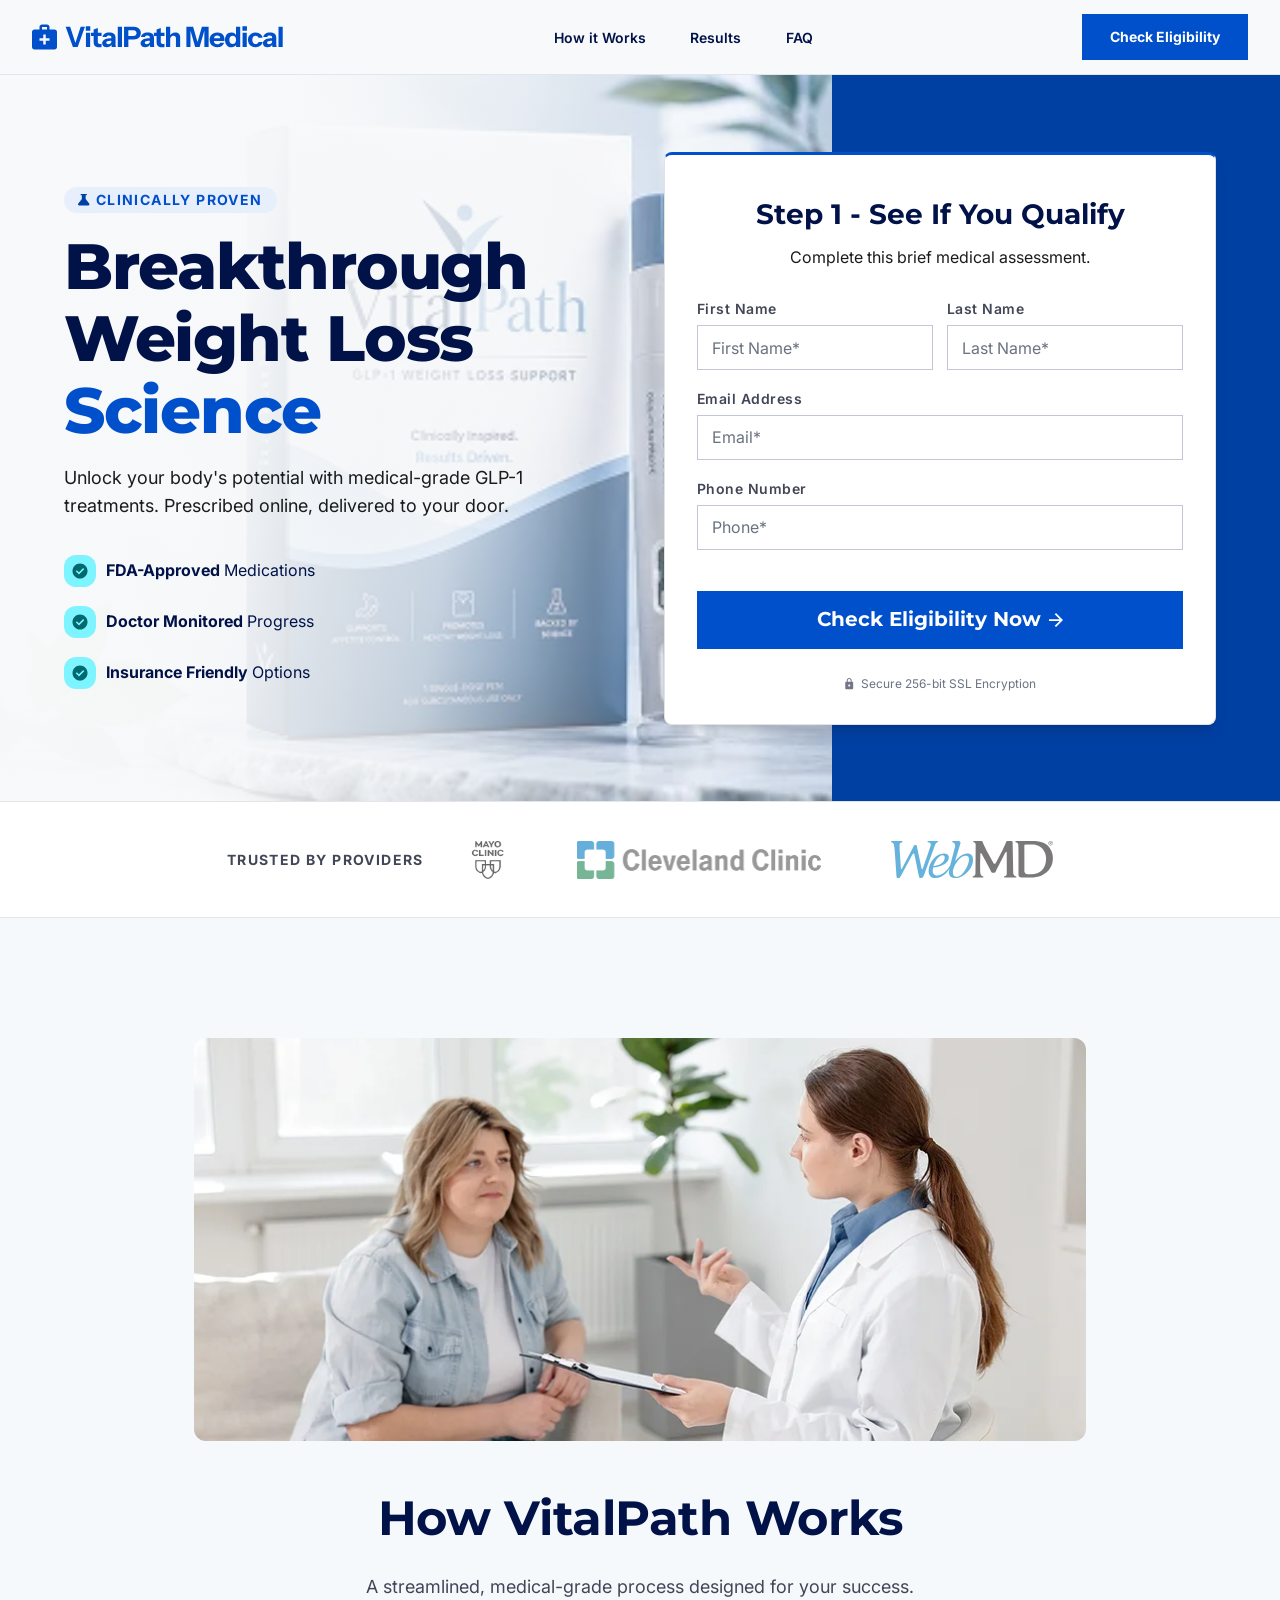
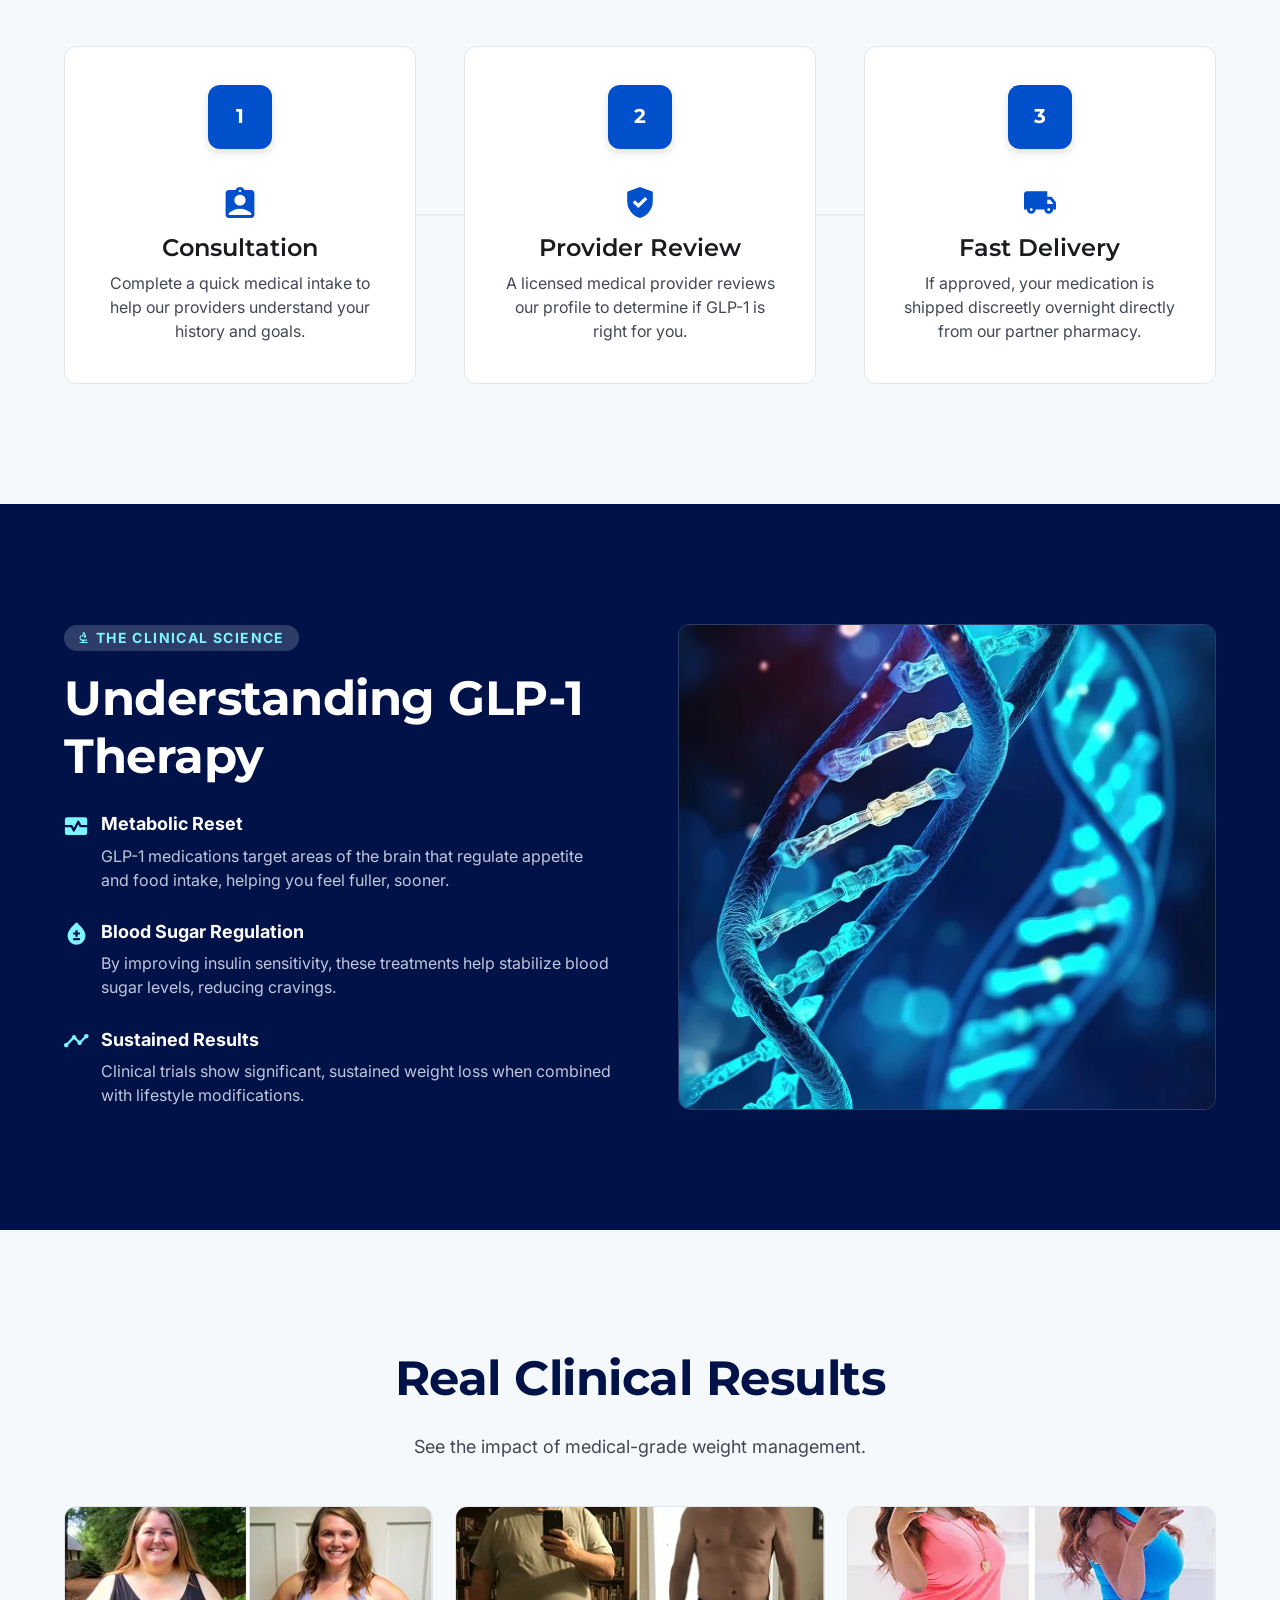
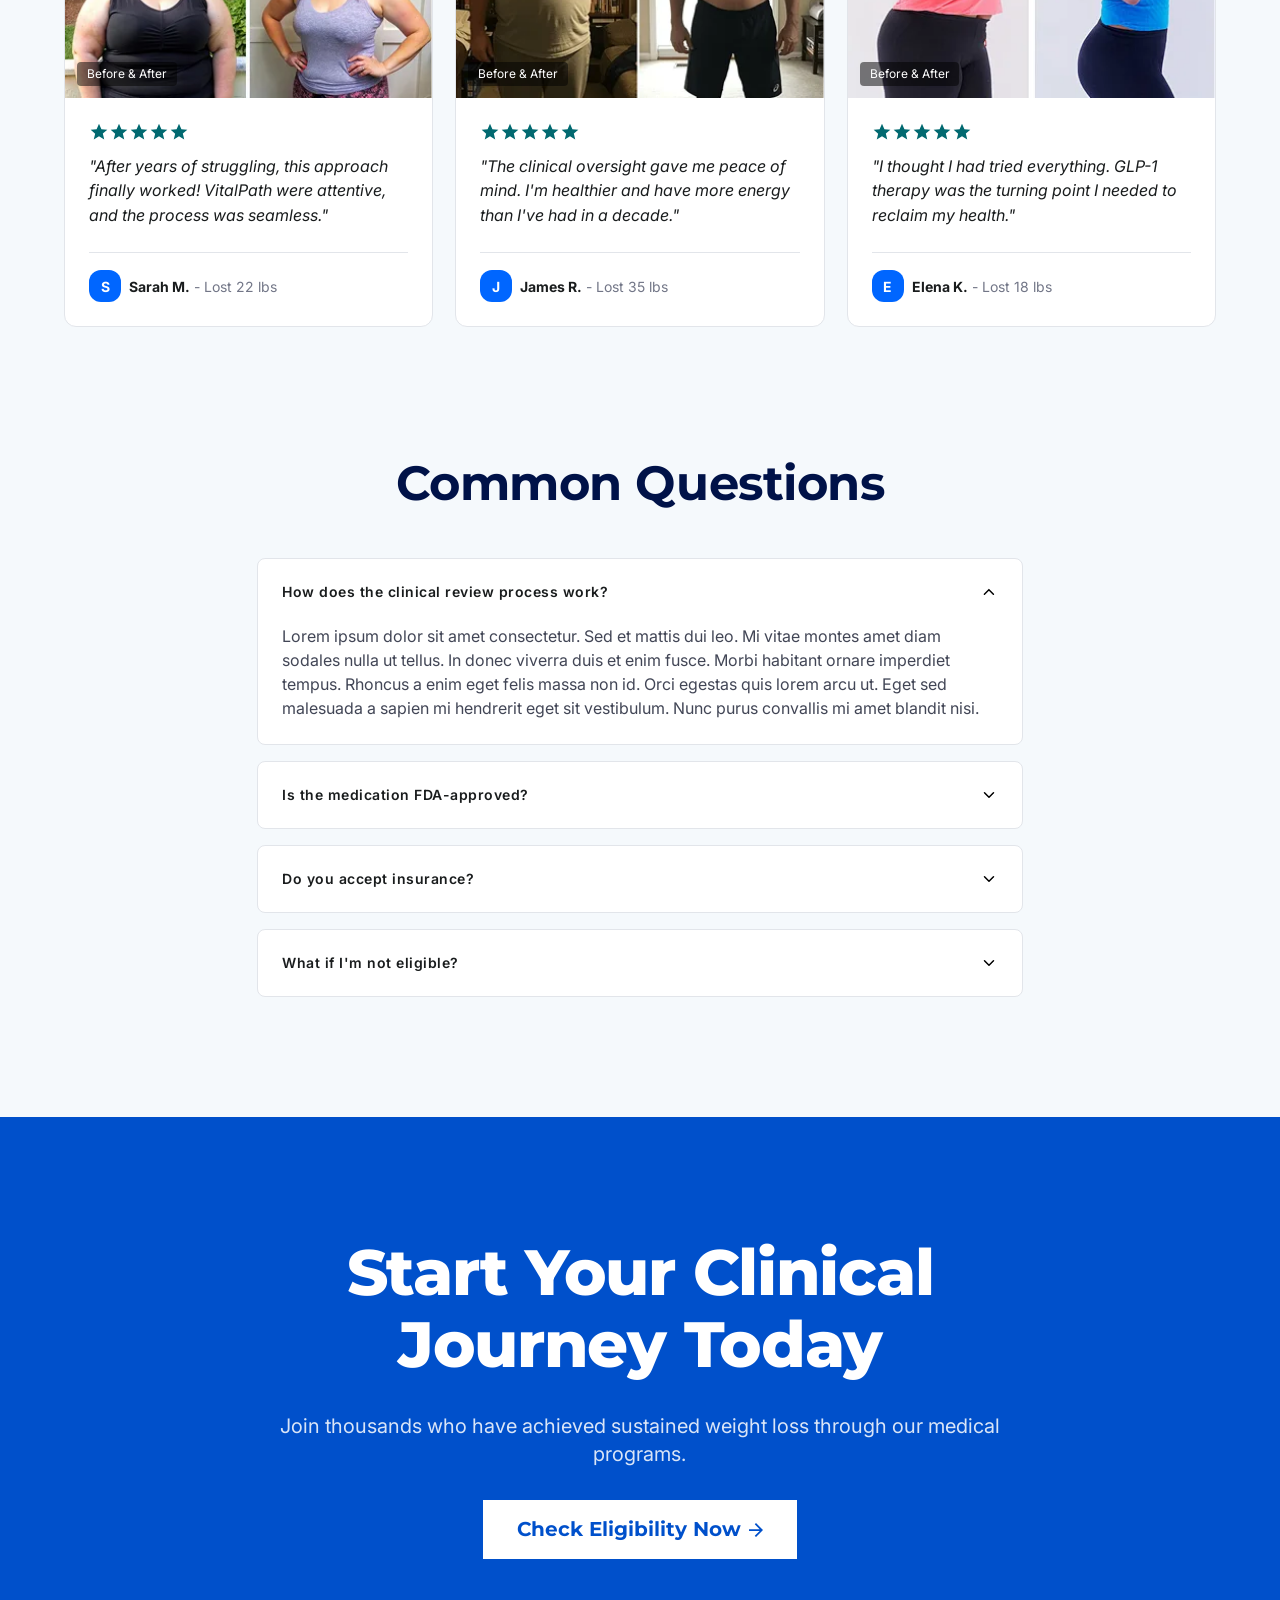
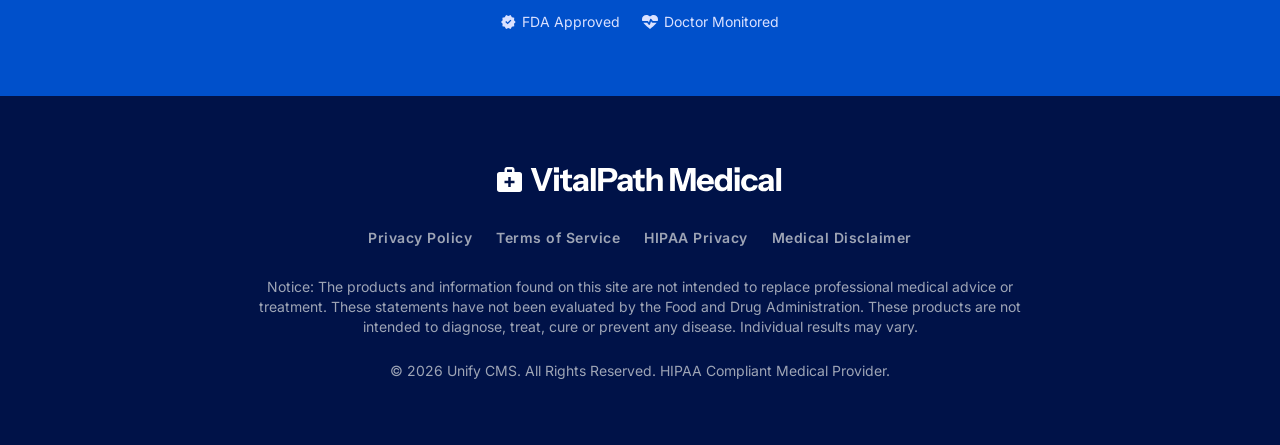
<file: html/index.html>
<!doctype html>
<html lang="en">

<head>
  <meta charset="UTF-8">
  <meta name="viewport" content="width=device-width, initial-scale=1.0">
  <title>VitalPath Medical - Breakthrough Weight Loss Science</title>
  <link rel="preconnect" href="https://fonts.googleapis.com">
  <link rel="preconnect" href="https://fonts.gstatic.com" crossorigin>
  <link
    href="https://fonts.googleapis.com/css2?family=Montserrat:wght@600;700;800&family=Inter:wght@400;500;600;700;800&display=swap"
    rel="stylesheet">
  <link rel="stylesheet" href="css/root.css">
  <link rel="stylesheet" href="css/style.css">
  <link rel="stylesheet" href="css/index.css">
  <link rel="stylesheet" href="css/responsive.css">
</head>

<body class="vp-page landing-page">
  <!-- SITE HEADER -->
  <header class="vp-header">
    <div class="vp-container vp-header-inner">
      <a href="index.html" class="vp-logo">
        <img src="images/logo.svg" class="vp-logo-img" alt="VitalPath Medical">
      </a>
      <nav class="vp-nav">
        <a href="#how-it-works">How it Works</a>
        <a href="#results">Results</a>
        <a href="#faq">FAQ</a>
      </nav>
      <a href="#qualify" class="vp-btn vp-btn-primary">Check Eligibility</a>
    </div>
  </header>

  <!-- HERO -->
  <section class="vp-hero">
    <div class="vp-hero-photo">
      <img src="images/hero-banner.webp" srcset="
          images/hero-banner.webp 1x,
          images/hero-banner@2x.webp 2x,
          images/hero-banner@4x.webp 4x
        " alt="VitalPath GLP-1 weight loss support pen and packaging" width="388" height="300" loading="lazy">
    </div>
    <div class="vp-container vp-hero-row">
      <div class="vp-hero-left">
        <span class="vp-tag">
          <img src="images/clinical-Icon.svg" alt="">
          Clinically Proven
        </span>
        <h1 class="vp-hero-title">Breakthrough Weight Loss <span class="vp-text-primary">Science</span></h1>
        <p class="vp-hero-subtitle">Unlock your body's potential with medical-grade GLP-1 treatments. Prescribed online,
          delivered to your door.</p>
        <ul class="vp-hero-features">
          <li>
            <img src="images/banner-bullet.svg" class="vp-check-icon" alt="">
            <span><strong>FDA-Approved</strong> Medications</span>
          </li>
          <li>
            <img src="images/banner-bullet.svg" class="vp-check-icon" alt="">
            <span><strong>Doctor Monitored</strong> Progress</span>
          </li>
          <li>
            <img src="images/banner-bullet.svg" class="vp-check-icon" alt="">
            <span><strong>Insurance Friendly</strong> Options</span>
          </li>
        </ul>
      </div>

      <div class="vp-qualify-card" id="qualify">
        <h2 class="vp-qualify-title">Step 1 - See If You Qualify</h2>
        <p class="vp-qualify-subtitle">Complete this brief medical assessment.</p>

        <form class="vp-form">
          <div class="vp-form-row">
            <div class="vp-form-group">
              <label>First Name</label>
              <input type="text" placeholder="First Name*">
            </div>
            <div class="vp-form-group">
              <label>Last Name</label>
              <input type="text" placeholder="Last Name*">
            </div>
          </div>
          <div class="vp-form-group">
            <label>Email Address</label>
            <input type="email" placeholder="Email*">
          </div>
          <div class="vp-form-group">
            <label>Phone Number</label>
            <input type="tel" placeholder="Phone*" inputmode="tel" autocomplete="tel">
          </div>
          <button type="submit" class="vp-btn vp-btn-primary vp-btn-full">
            Check Eligibility Now
            <img src="images/btn-arrow.svg" alt="">
          </button>
          <p class="vp-form-secure">
            <img src="images/sequre-icon.svg" alt="">
            Secure 256-bit SSL Encryption
          </p>
        </form>
      </div>
    </div>
  </section>

  <!-- TRUST LOGOS -->
  <section class="vp-trust-row">
    <div class="vp-container vp-trust-inner">
      <span class="vp-trust-label">Trusted by Providers</span>
      <div class="vp-trust-logos">
        <img src="images/partner1.svg" class="vp-trust-logo" alt="Mayo Clinic">
        <img src="images/partner-2.svg" class="vp-trust-logo" alt="Cleveland Clinic">
        <img src="images/partner-3.svg" class="vp-trust-logo" alt="WebMD">
      </div>
    </div>
  </section>

  <!-- HOW IT WORKS -->
  <section class="vp-section" id="how-it-works">
    <div class="vp-container">
      <div class="vp-how-photo">
        <img src="images/how-it-works.webp" srcset="
            images/how-it-works.webp 1x,
            images/how-it-works@2x.webp 2x,
            images/how-it-works@3x.webp 3x
          " alt="Doctor consulting with a patient about GLP-1 weight loss treatment" loading="lazy">
      </div>
      <div class="vp-text-center vp-section-head">
        <h2>How VitalPath Works</h2>
        <p>A streamlined, medical-grade process designed for your success.</p>
      </div>
      <div class="vp-steps-grid">
        <div class="vp-step-card">
          <span class="vp-step-num">1</span>
          <img src="images/icon-step-consultation.svg" class="vp-step-icon" alt="">
          <h4>Consultation</h4>
          <p>Complete a quick medical intake to help our providers understand your history and goals.</p>
        </div>
        <div class="vp-step-card">
          <span class="vp-step-num">2</span>
          <img src="images/icon-step-review.svg" class="vp-step-icon" alt="">
          <h4>Provider Review</h4>
          <p>A licensed medical provider reviews our profile to determine if GLP-1 is right for you.</p>
        </div>
        <div class="vp-step-card">
          <span class="vp-step-num">3</span>
          <img src="images/icon-step-delivery.svg" class="vp-step-icon" alt="">
          <h4>Fast Delivery</h4>
          <p>If approved, your medication is shipped discreetly overnight directly from our partner pharmacy.</p>
        </div>
      </div>
    </div>
  </section>

  <!-- UNDERSTANDING GLP-1 THERAPY -->
  <section class="vp-science-section">
    <div class="vp-container vp-science-row">
      <div class="vp-science-left">
        <span class="vp-tag vp-tag-dark">
          <img src="images/science-icon4.svg" alt="">
          The Clinical Science
        </span>
        <h2>Understanding GLP-1 Therapy</h2>
        <ul class="vp-science-list">
          <li>
            <img src="images/science-icon1.svg" alt="">
            <div>
              <h4>Metabolic Reset</h4>
              <p>GLP-1 medications target areas of the brain that regulate appetite and food intake, helping you feel
                fuller, sooner.</p>
            </div>
          </li>
          <li>
            <img src="images/science-icon2.svg" alt="">
            <div>
              <h4>Blood Sugar Regulation</h4>
              <p>By improving insulin sensitivity, these treatments help stabilize blood sugar levels, reducing
                cravings.</p>
            </div>
          </li>
          <li>
            <img src="images/science-icon3.svg" alt="">
            <div>
              <h4>Sustained Results</h4>
              <p>Clinical trials show significant, sustained weight loss when combined with lifestyle modifications.</p>
            </div>
          </li>
        </ul>
      </div>
      <div class="vp-science-photo">
        <img src="images/science-dna.webp" srcset="
            images/science-dna.webp 1x,
            images/science-dna@2x.webp 2x,
            images/science-dna@3x.webp 3x
          " alt="DNA double helix representing the clinical science behind GLP-1 therapy" width="542" height="479"
          loading="lazy">
      </div>
    </div>
  </section>

  <!-- REAL CLINICAL RESULTS -->
  <section class="vp-section vp-testimonial" id="results">
    <div class="vp-container">
      <div class="vp-text-center vp-section-head">
        <h2>Real Clinical Results</h2>
        <p>See the impact of medical-grade weight management.</p>
      </div>
      <div class="vp-results-grid">
        <div class="vp-result-card">
          <div class="vp-result-photo">
            <img src="images/testimonial1.webp" srcset="
                images/testimonial1.webp 1x,
                images/testimonial1@2x.webp 2x,
                images/testimonial1@3x.webp 3x
              " alt="Sarah M. before and after weight loss results" width="361" height="191" loading="lazy">
            <span class="vp-result-badge">Before &amp; After</span>
          </div>
          <div class="vp-stars">
            <img src="images/icon-star.svg" alt=""><img src="images/icon-star.svg" alt=""><img
              src="images/icon-star.svg" alt=""><img src="images/icon-star.svg" alt=""><img src="images/icon-star.svg"
              alt="">
          </div>
          <p class="vp-result-quote">"After years of struggling, this approach finally worked! VitalPath were attentive,
            and the process was seamless."</p>
          <div class="vp-result-author">
            <span class="vp-avatar-initial">S</span>
            <span><strong>Sarah M.</strong> - Lost 22 lbs</span>
          </div>
        </div>
        <div class="vp-result-card">
          <div class="vp-result-photo">
            <img src="images/testimonial2.webp" srcset="
                images/testimonial2.webp 1x,
                images/testimonial2@2x.webp 2x,
                images/testimonial2@3x.webp 3x
              " alt="James R. before and after weight loss results" width="361" height="191" loading="lazy">
            <span class="vp-result-badge">Before &amp; After</span>
          </div>
          <div class="vp-stars">
            <img src="images/icon-star.svg" alt=""><img src="images/icon-star.svg" alt=""><img
              src="images/icon-star.svg" alt=""><img src="images/icon-star.svg" alt=""><img src="images/icon-star.svg"
              alt="">
          </div>
          <p class="vp-result-quote">"The clinical oversight gave me peace of mind. I'm healthier and have more energy
            than I've had in a decade."</p>
          <div class="vp-result-author">
            <span class="vp-avatar-initial">J</span>
            <span><strong>James R.</strong> - Lost 35 lbs</span>
          </div>
        </div>
        <div class="vp-result-card">
          <div class="vp-result-photo">
            <img src="images/testimonial3.webp" srcset="
                images/testimonial3.webp 1x,
                images/testimonial3@2x.webp 2x,
                images/testimonial3@3x.webp 3x
              " alt="Elena K. before and after weight loss results" width="361" height="191" loading="lazy">
            <span class="vp-result-badge">Before &amp; After</span>
          </div>
          <div class="vp-stars">
            <img src="images/icon-star.svg" alt=""><img src="images/icon-star.svg" alt=""><img
              src="images/icon-star.svg" alt=""><img src="images/icon-star.svg" alt=""><img src="images/icon-star.svg"
              alt="">
          </div>
          <p class="vp-result-quote">"I thought I had tried everything. GLP-1 therapy was the turning point I needed to
            reclaim my health."</p>
          <div class="vp-result-author">
            <span class="vp-avatar-initial">E</span>
            <span><strong>Elena K.</strong> - Lost 18 lbs</span>
          </div>
        </div>
      </div>
    </div>
  </section>

  <!-- FAQ -->
  <section class="vp-section vp-faq-section" id="faq">
    <div class="vp-container">
      <div class="vp-text-center vp-section-head">
        <h2>Common Questions</h2>
      </div>

      <div class="vp-faq-accordion">
        <div class="vp-faq-item vp-faq-open">
          <button type="button" class="vp-faq-question">
            How does the clinical review process work?
            <img src="images/icon-chevron-down.svg" alt="">
          </button>
          <div class="vp-faq-answer">
            <p>Lorem ipsum dolor sit amet consectetur. Sed et mattis dui leo. Mi vitae montes amet diam sodales nulla ut
              tellus. In donec viverra duis et enim fusce. Morbi habitant ornare imperdiet tempus. Rhoncus a enim eget
              felis massa non id. Orci egestas quis lorem arcu ut. Eget sed malesuada a sapien mi hendrerit eget sit
              vestibulum. Nunc purus convallis mi amet blandit nisi.</p>
          </div>
        </div>
        <div class="vp-faq-item">
          <button type="button" class="vp-faq-question">
            Is the medication FDA-approved?
            <img src="images/icon-chevron-down.svg" alt="">
          </button>
          <div class="vp-faq-answer">
            <p>Yes, our medications are FDA-approved and prescribed only after a licensed provider reviews your medical
              history.</p>
          </div>
        </div>
        <div class="vp-faq-item">
          <button type="button" class="vp-faq-question">
            Do you accept insurance?
            <img src="images/icon-chevron-down.svg" alt="">
          </button>
          <div class="vp-faq-answer">
            <p>We work with most major insurance providers and also offer flexible self-pay options.</p>
          </div>
        </div>
        <div class="vp-faq-item">
          <button type="button" class="vp-faq-question">
            What if I'm not eligible?
            <img src="images/icon-chevron-down.svg" alt="">
          </button>
          <div class="vp-faq-answer">
            <p>If you aren't eligible after clinical review, you'll receive a full refund - no questions asked.</p>
          </div>
        </div>
      </div>
    </div>
  </section>

  <!-- FINAL CTA -->
  <section class="vp-final-cta">
    <div class="vp-container vp-text-center">
      <h2>Start Your Clinical Journey Today</h2>
      <p>Join thousands who have achieved sustained weight loss through our medical programs.</p>
      <a href="#qualify" class="vp-btn vp-btn-white">
        Check Eligibility Now
        <img src="images/btn-arrow-blue.svg" alt="">
      </a>
      <div class="vp-cta-badges">
        <span><img src="images/fda-Icon.svg" alt=""> FDA Approved</span>
        <span><img src="images/doc-icon.svg" alt=""> Doctor Monitored</span>
      </div>
    </div>
  </section>

  <!-- SITE FOOTER -->
  <footer class="vp-footer">
    <div class="vp-container">
      <a href="index.html" class="vp-footer-logo">
        <img src="images/footer-logo.svg" alt="VitalPath Medical">
      </a>
      <nav class="vp-footer-links">
        <a href="privacy-policy.html">Privacy Policy</a>
        <a href="#">Terms of Service</a>
        <a href="#">HIPAA Privacy</a>
        <a href="#">Medical Disclaimer</a>
      </nav>
      <p class="vp-footer-disclaimer">Notice: The products and information found on this site are not intended to
        replace professional medical advice or treatment. These statements have not been evaluated by the Food and Drug
        Administration. These products are not intended to diagnose, treat, cure or prevent any disease. Individual
        results may vary.</p>
      <p class="vp-footer-copyright">&copy; 2026 Unify CMS. All Rights Reserved. HIPAA Compliant Medical Provider.</p>
    </div>
  </footer>

  <script src="js/custom.js"></script>
</body>

</html>
</file>
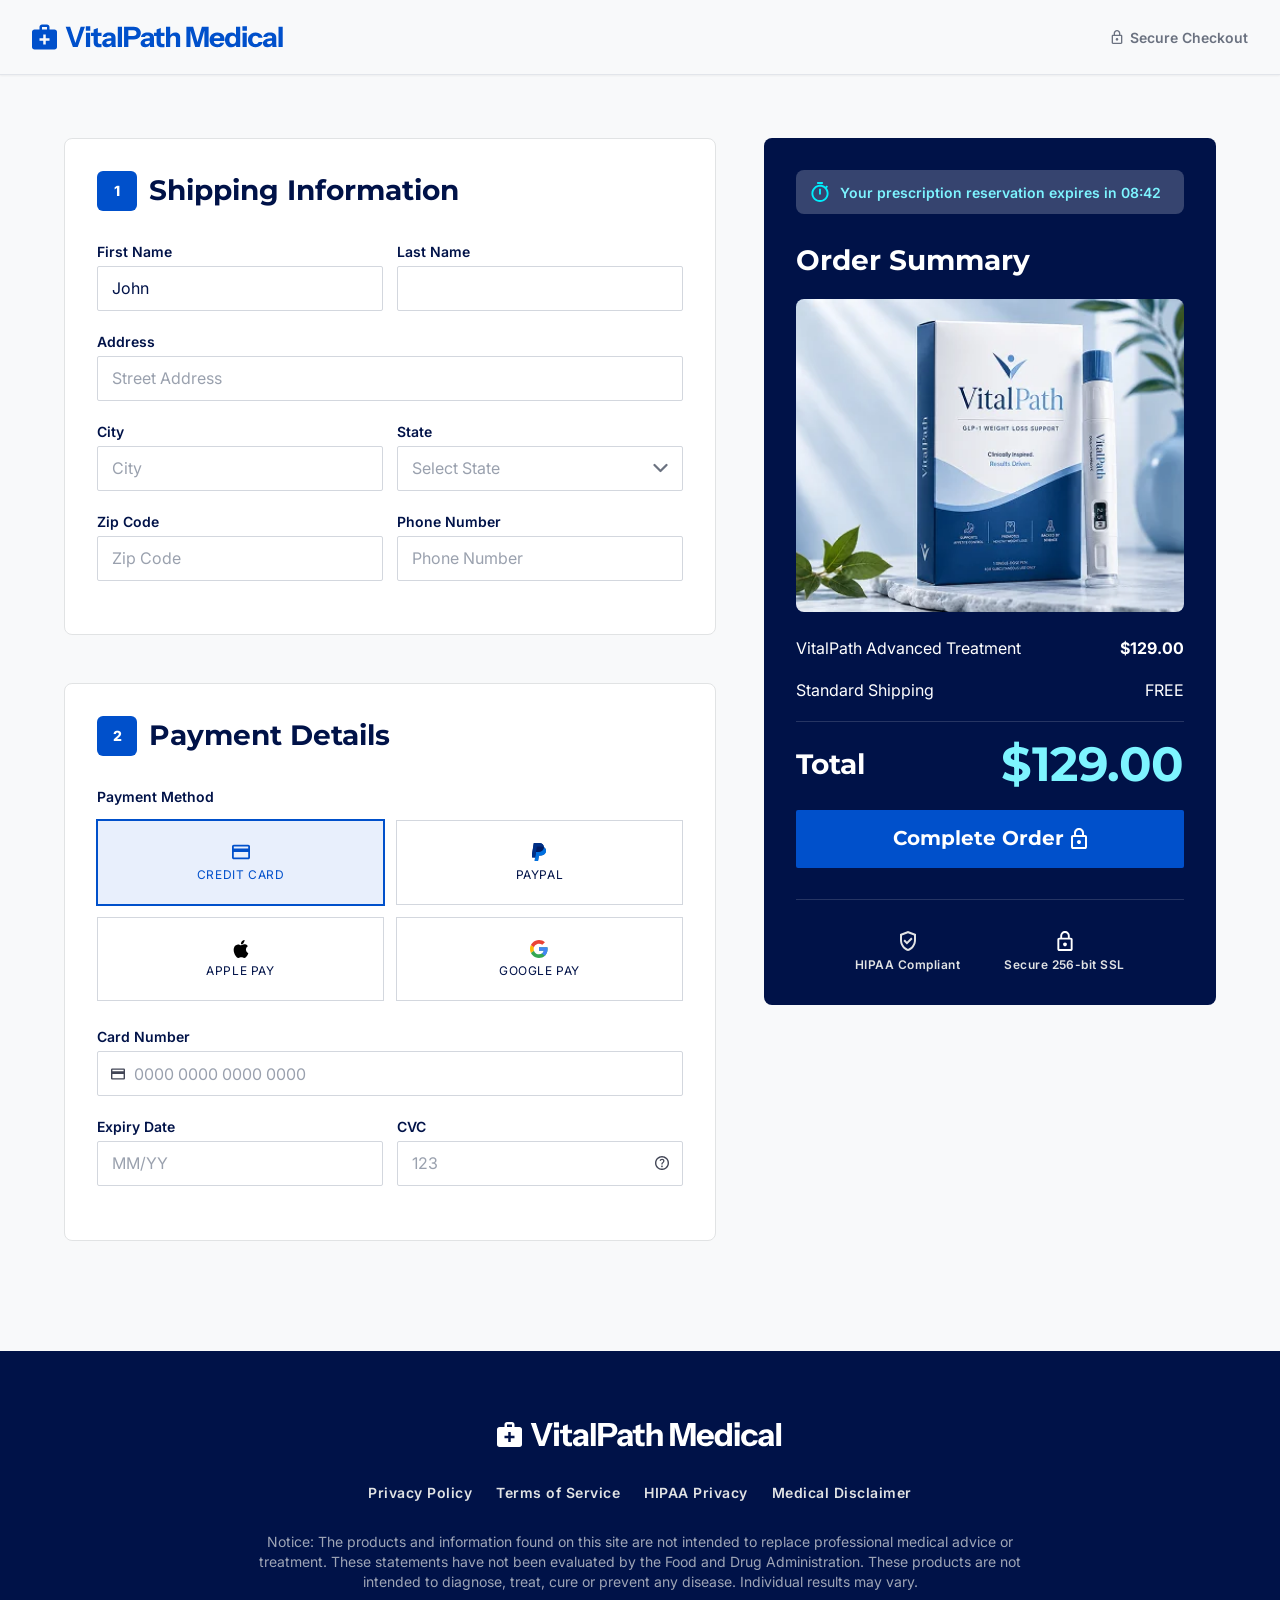
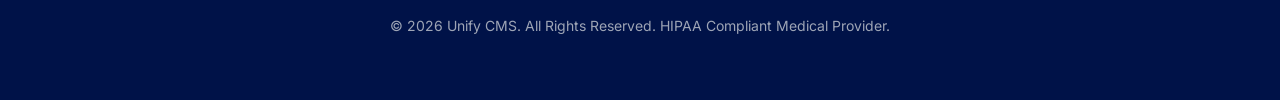
<file: html/checkout.html>
<!doctype html>
<html lang="en">

<head>
  <meta charset="UTF-8">
  <meta name="viewport" content="width=device-width, initial-scale=1.0">
  <title>Checkout - VitalPath Medical</title>
  <link rel="preconnect" href="https://fonts.googleapis.com">
  <link rel="preconnect" href="https://fonts.gstatic.com" crossorigin>
  <link
    href="https://fonts.googleapis.com/css2?family=Montserrat:wght@600;700;800&family=Inter:wght@400;500;600;700;800&display=swap"
    rel="stylesheet">
  <link rel="stylesheet" href="css/root.css">
  <link rel="stylesheet" href="css/style.css">
  <link rel="stylesheet" href="css/checkout.css">
  <link rel="stylesheet" href="css/responsive.css">
</head>

<body class="vp-page checkout-page">
  <!-- SITE HEADER -->
  <header class="vp-header">
    <div class="vp-container vp-header-inner">
      <a href="index.html" class="vp-logo">
        <img src="images/logo.svg" class="vp-logo-img" alt="VitalPath Medical">
      </a>
      <div class="vp-secure-badge">
        <img src="images/secure-icon.svg" alt="">
        <span>Secure Checkout</span>
      </div>
    </div>
  </header>

  <main class="vp-checkout-main">
    <div class="vp-container vp-checkout-layout">
      <div class="vp-checkout-left">
        <div class="vp-checkout-card">
          <h2 class="vp-checkout-heading">
            <span class="vp-step-badge">1</span>
            Shipping Information
          </h2>
          <div class="vp-form-row">
            <div class="vp-form-group">
              <label>First Name</label>
              <input type="text" value="John" required>
            </div>
            <div class="vp-form-group">
              <label>Last Name</label>
              <input type="text" required>
            </div>
          </div>
          <div class="vp-form-group">
            <label>Address</label>
            <input type="text" placeholder="Street Address" required>
          </div>
          <div class="vp-form-row">
            <div class="vp-form-group">
              <label>City</label>
              <input type="text" placeholder="City" required>
            </div>
            <div class="vp-form-group">
              <label>State</label>
              <select required>
                <option value="" disabled selected>Select State</option>
                <option value="AL">Alabama</option>
                <option value="AK">Alaska</option>
                <option value="AZ">Arizona</option>
                <option value="AR">Arkansas</option>
                <option value="CA">California</option>
                <option value="CO">Colorado</option>
                <option value="CT">Connecticut</option>
                <option value="DE">Delaware</option>
                <option value="FL">Florida</option>
                <option value="GA">Georgia</option>
                <option value="HI">Hawaii</option>
                <option value="ID">Idaho</option>
                <option value="IL">Illinois</option>
                <option value="IN">Indiana</option>
                <option value="IA">Iowa</option>
                <option value="KS">Kansas</option>
                <option value="KY">Kentucky</option>
                <option value="LA">Louisiana</option>
                <option value="ME">Maine</option>
                <option value="MD">Maryland</option>
                <option value="MA">Massachusetts</option>
                <option value="MI">Michigan</option>
                <option value="MN">Minnesota</option>
                <option value="MS">Mississippi</option>
                <option value="MO">Missouri</option>
                <option value="MT">Montana</option>
                <option value="NE">Nebraska</option>
                <option value="NV">Nevada</option>
                <option value="NH">New Hampshire</option>
                <option value="NJ">New Jersey</option>
                <option value="NM">New Mexico</option>
                <option value="NY">New York</option>
                <option value="NC">North Carolina</option>
                <option value="ND">North Dakota</option>
                <option value="OH">Ohio</option>
                <option value="OK">Oklahoma</option>
                <option value="OR">Oregon</option>
                <option value="PA">Pennsylvania</option>
                <option value="RI">Rhode Island</option>
                <option value="SC">South Carolina</option>
                <option value="SD">South Dakota</option>
                <option value="TN">Tennessee</option>
                <option value="TX">Texas</option>
                <option value="UT">Utah</option>
                <option value="VT">Vermont</option>
                <option value="VA">Virginia</option>
                <option value="WA">Washington</option>
                <option value="WV">West Virginia</option>
                <option value="WI">Wisconsin</option>
                <option value="WY">Wyoming</option>
                <option value="DC">District of Columbia</option>
              </select>
            </div>
          </div>
          <div class="vp-form-row">
            <div class="vp-form-group">
              <label>Zip Code</label>
              <input type="text" placeholder="Zip Code" inputmode="numeric" maxlength="10" autocomplete="postal-code"
                required>
            </div>
            <div class="vp-form-group">
              <label>Phone Number</label>
              <input type="tel" placeholder="Phone Number" inputmode="tel" autocomplete="tel" required>
            </div>
          </div>
        </div>
        <div class="vp-checkout-card">
          <h2 class="vp-checkout-heading">
            <span class="vp-step-badge">2</span>
            Payment Details
          </h2>
          <label class="vp-form-label-standalone">Payment Method</label>
          <div class="vp-payment-methods">
            <button type="button" class="vp-payment-method vp-payment-method-active" data-method="card">
              <img src="images/card-icon.svg" alt="">
              Credit Card
            </button>
            <button type="button" class="vp-payment-method" data-method="paypal">
              <img src="images/paypal_icon.svg" alt="">
              PayPal
            </button>
            <button type="button" class="vp-payment-method" data-method="applepay">
              <img src="images/apple-icon.svg" alt="">
              Apple Pay
            </button>
            <button type="button" class="vp-payment-method" data-method="googlepay">
              <img src="images/google-icon.svg" alt="">
              Google Pay
            </button>
          </div>
          <div class="vp-payment-fields" data-payment-fields="card">
            <div class="vp-form-group">
              <label>Card Number</label>
              <div class="vp-input-with-icon">
                <img src="images/card-number-Icon.svg" alt="">
                <input type="text" placeholder="0000 0000 0000 0000" inputmode="numeric" maxlength="19"
                  autocomplete="cc-number" required>
              </div>
            </div>
            <div class="vp-form-row">
              <div class="vp-form-group">
                <label>Expiry Date</label>
                <input type="text" id="cardExpiry" class="vp-expiry-input" placeholder="MM/YY" inputmode="numeric"
                  maxlength="5" autocomplete="cc-exp" required>
              </div>
              <div class="vp-form-group">
                <label>CVC</label>
                <div class="vp-input-with-icon vp-input-icon-right">
                  <input type="text" placeholder="123" inputmode="numeric" maxlength="4" autocomplete="cc-csc" required>
                  <img src="images/que-icon.svg" alt="">
                </div>
              </div>
            </div>
          </div>
          <div class="vp-payment-fields" data-payment-fields="paypal" hidden>
            <div class="vp-form-group">
              <label>PayPal Email Address</label>
              <input type="email" placeholder="you@example.com" autocomplete="email" required>
            </div>
            <div class="vp-form-group">
              <label>PayPal Password</label>
              <input type="password" placeholder="Enter your PayPal password" autocomplete="current-password" required>
            </div>
          </div>
          <div class="vp-payment-fields" data-payment-fields="applepay" hidden>
            <p class="vp-payment-wallet-note">Apple Pay is ready. Confirm with Face ID or Touch ID to complete your purchase.</p>
          </div>
          <div class="vp-payment-fields" data-payment-fields="googlepay" hidden>
            <p class="vp-payment-wallet-note">Google Pay is ready. Confirm with your saved Google account to complete your purchase.</p>
          </div>
        </div>
      </div>
      <aside class="vp-order-sidebar">
        <div class="vp-countdown-banner">
          <img src="images/clock-che-icon.svg" alt="">
          <span>Your prescription reservation expires in <span class="vp-countdown-timer">08:43</span></span>
        </div>
        <h3 class="vp-order-summary-title">Order Summary</h3>
        <div class="vp-order-photo">
          <img src="images/hero-banner.webp" srcset="
              images/hero-banner.webp 1x,
              images/hero-banner@2x.webp 2x,
              images/hero-banner@4x.webp 4x
            " alt="VitalPath GLP-1 weight loss support pen and packaging" width="388" height="300" loading="lazy">
        </div>
        <div class="vp-order-line">
          <span>VitalPath Advanced Treatment</span>
          <span class="vp-order-price">$129.00</span>
        </div>
        <div class="vp-order-line">
          <span>Standard Shipping</span>
          <span>FREE</span>
        </div>
        <div class="vp-order-divider"></div>
        <div class="vp-order-total">
          <span>Total</span>
          <span class="vp-total-amount">$129.00</span>
        </div>
        <button type="button" class="vp-btn vp-btn-primary vp-btn-full">
          Complete Order
          <img src="images/cloth-btn-seq.svg" alt="">
        </button>
        <div class="vp-order-badges">
          <span><img src="images/check-seq-icon.svg" alt=""> HIPAA Compliant</span>
          <span><img src="images/cloth-btn-seq.svg" alt=""> Secure 256-bit SSL</span>
        </div>
      </aside>
    </div>
  </main>

  <!-- SITE FOOTER -->
  <footer class="vp-footer">
    <div class="vp-container">
      <a href="index.html" class="vp-footer-logo">
        <img src="images/footer-logo.svg" alt="VitalPath Medical">
      </a>
      <nav class="vp-footer-links">
        <a href="privacy-policy.html">Privacy Policy</a>
        <a href="#">Terms of Service</a>
        <a href="#">HIPAA Privacy</a>
        <a href="#">Medical Disclaimer</a>
      </nav>
      <p class="vp-footer-disclaimer">Notice: The products and information found on this site are not intended to
        replace professional medical advice or treatment. These statements have not been evaluated by the Food and Drug
        Administration. These products are not intended to diagnose, treat, cure or prevent any disease. Individual
        results may vary.</p>
      <p class="vp-footer-copyright">&copy; 2026 Unify CMS. All Rights Reserved. HIPAA Compliant Medical Provider.</p>
    </div>
  </footer>

  <script src="js/custom.js"></script>
</body>

</html>
</file>
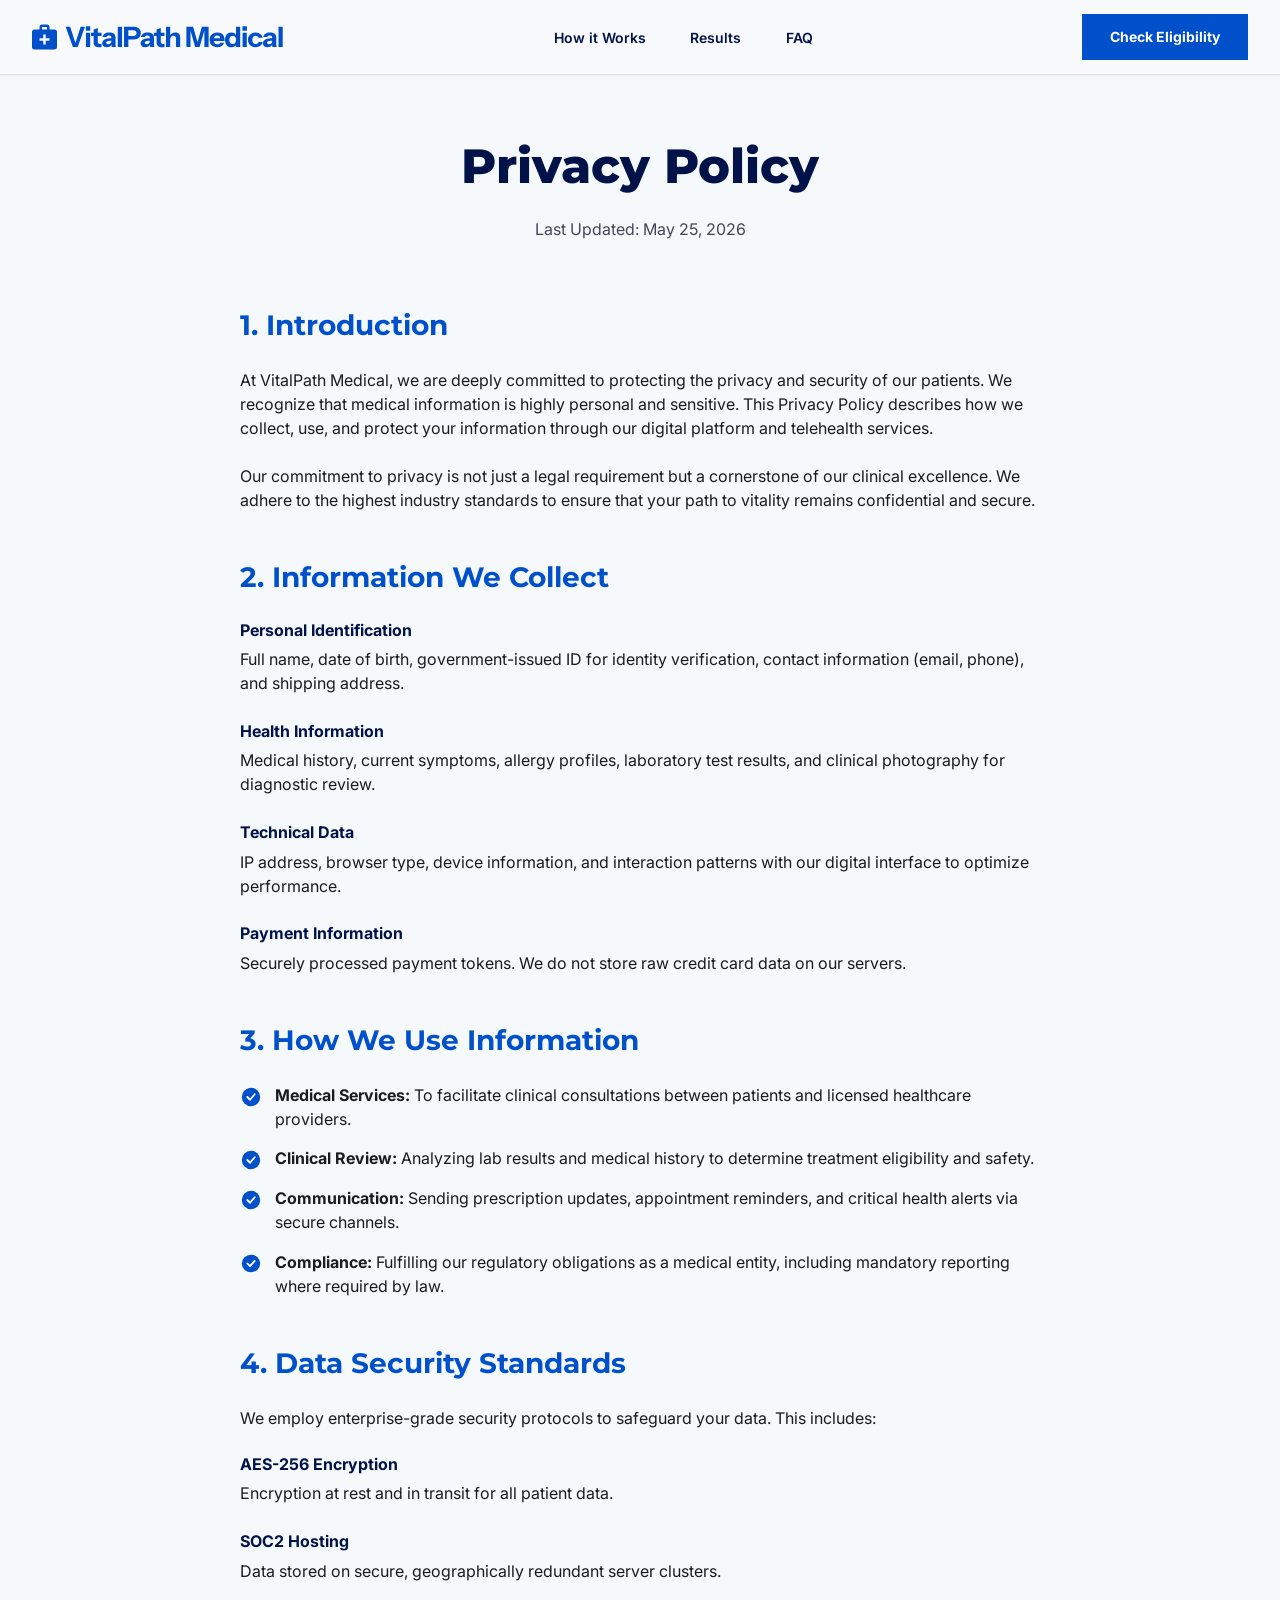
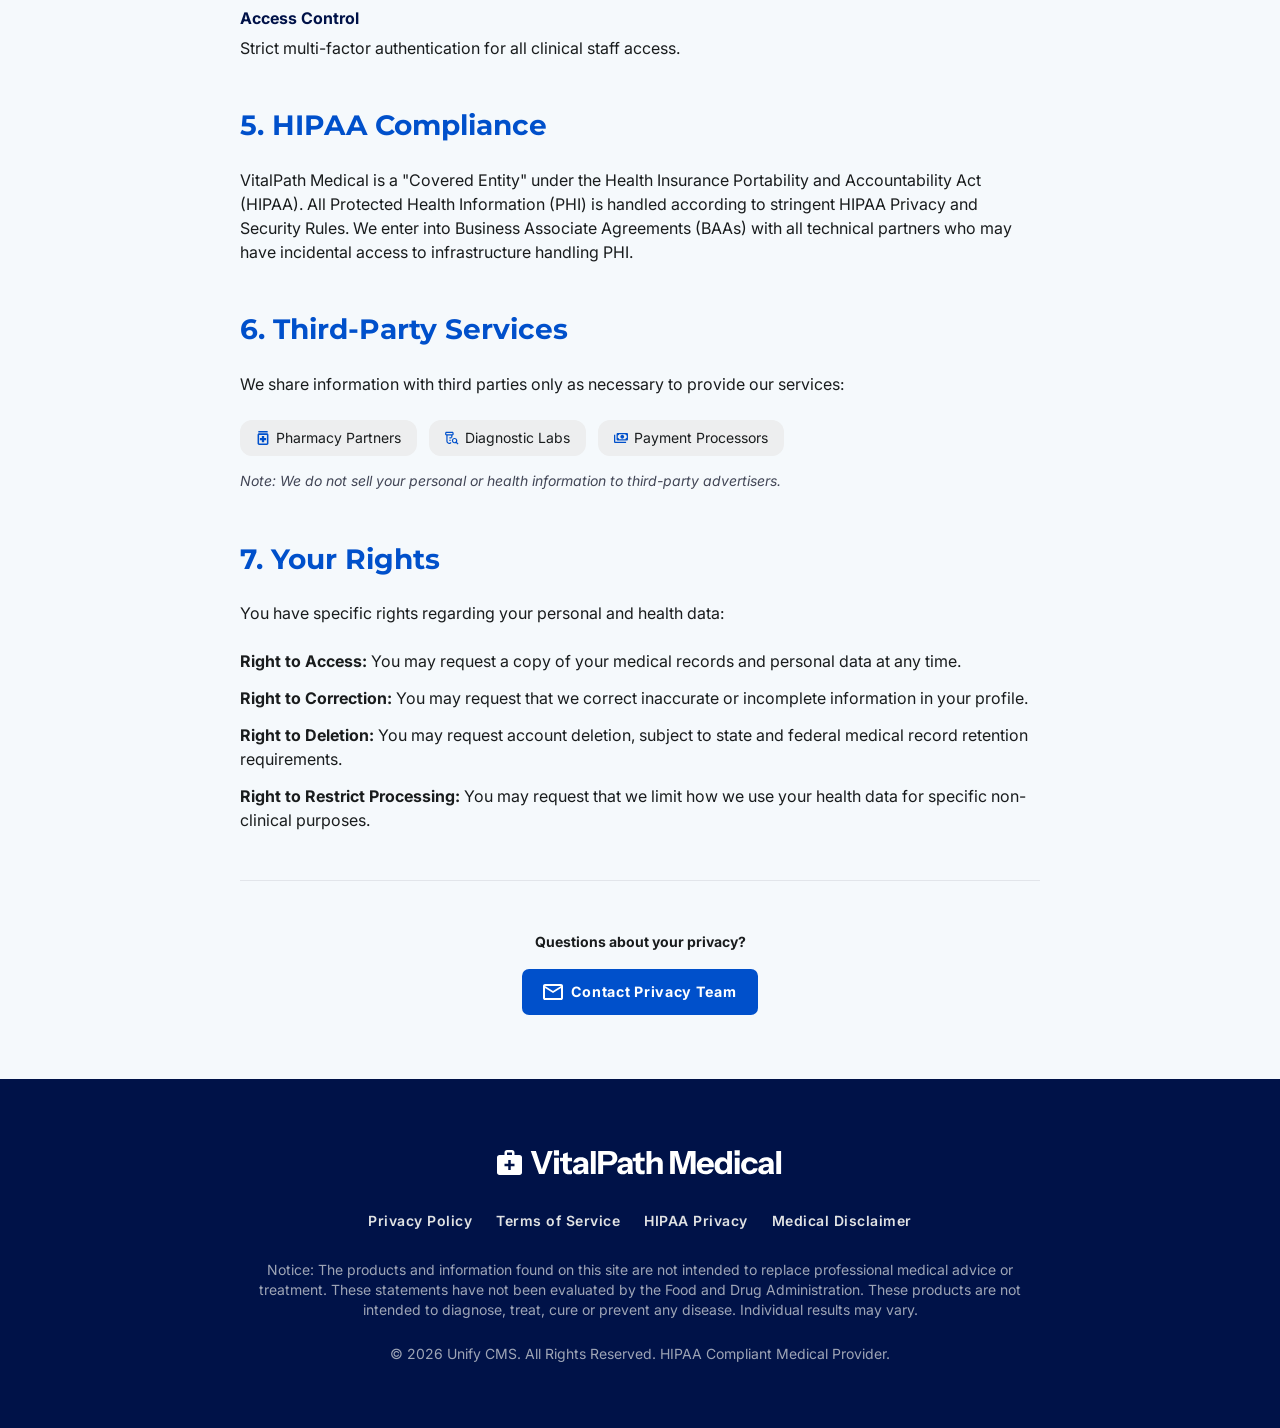
<file: html/privacy-policy.html>
<!doctype html>
<html lang="en">
<head>
  <meta charset="UTF-8">
  <meta name="viewport" content="width=device-width, initial-scale=1.0">
  <title>Privacy Policy - VitalPath Medical</title>
  <link rel="preconnect" href="https://fonts.googleapis.com">
  <link rel="preconnect" href="https://fonts.gstatic.com" crossorigin>
  <link href="https://fonts.googleapis.com/css2?family=Montserrat:wght@600;700;800&family=Inter:wght@400;500;600;700;800&display=swap" rel="stylesheet">
  <link rel="stylesheet" href="css/root.css">
  <link rel="stylesheet" href="css/style.css">
  <link rel="stylesheet" href="css/privacy-policy.css">
  <link rel="stylesheet" href="css/responsive.css">
</head>
<body class="vp-page privacy-page">

  <!-- SITE HEADER -->
  <header class="vp-header">
    <div class="vp-container vp-header-inner">
      <a href="index.html" class="vp-logo">
        <img src="images/logo.svg" class="vp-logo-img" alt="VitalPath Medical">
      </a>
      <nav class="vp-nav">
        <a href="index.html#how-it-works">How it Works</a>
        <a href="index.html#results">Results</a>
        <a href="index.html#faq">FAQ</a>
      </nav>
      <a href="index.html#qualify" class="vp-btn vp-btn-primary">Check Eligibility</a>
    </div>
  </header>

  <main class="vp-privacy-main">
    <div class="vp-container vp-text-center vp-privacy-head">
      <h1>Privacy Policy</h1>
      <p>Last Updated: May 25, 2026</p>
    </div>

    <div class="vp-container vp-privacy-body">
      <h2>1. Introduction</h2>
      <p>At VitalPath Medical, we are deeply committed to protecting the privacy and security of our patients. We recognize that medical information is highly personal and sensitive. This Privacy Policy describes how we collect, use, and protect your information through our digital platform and telehealth services.</p>
      <p>Our commitment to privacy is not just a legal requirement but a cornerstone of our clinical excellence. We adhere to the highest industry standards to ensure that your path to vitality remains confidential and secure.</p>

      <h2>2. Information We Collect</h2>
      <div class="vp-privacy-points">
        <div class="vp-privacy-point">
          <h5>Personal Identification</h5>
          <p>Full name, date of birth, government-issued ID for identity verification, contact information (email, phone), and shipping address.</p>
        </div>
        <div class="vp-privacy-point">
          <h5>Health Information</h5>
          <p>Medical history, current symptoms, allergy profiles, laboratory test results, and clinical photography for diagnostic review.</p>
        </div>
        <div class="vp-privacy-point">
          <h5>Technical Data</h5>
          <p>IP address, browser type, device information, and interaction patterns with our digital interface to optimize performance.</p>
        </div>
        <div class="vp-privacy-point">
          <h5>Payment Information</h5>
          <p>Securely processed payment tokens. We do not store raw credit card data on our servers.</p>
        </div>
      </div>

      <h2>3. How We Use Information</h2>
      <ul class="vp-privacy-checklist">
        <li><img src="images/icon-check-circle-blue.svg" alt=""> <span><strong>Medical Services:</strong> To facilitate clinical consultations between patients and licensed healthcare providers.</span></li>
        <li><img src="images/icon-check-circle-blue.svg" alt=""> <span><strong>Clinical Review:</strong> Analyzing lab results and medical history to determine treatment eligibility and safety.</span></li>
        <li><img src="images/icon-check-circle-blue.svg" alt=""> <span><strong>Communication:</strong> Sending prescription updates, appointment reminders, and critical health alerts via secure channels.</span></li>
        <li><img src="images/icon-check-circle-blue.svg" alt=""> <span><strong>Compliance:</strong> Fulfilling our regulatory obligations as a medical entity, including mandatory reporting where required by law.</span></li>
      </ul>

      <h2>4. Data Security Standards</h2>
      <p>We employ enterprise-grade security protocols to safeguard your data. This includes:</p>
      <div class="vp-privacy-points">
        <div class="vp-privacy-point">
          <h5>AES-256 Encryption</h5>
          <p>Encryption at rest and in transit for all patient data.</p>
        </div>
        <div class="vp-privacy-point">
          <h5>SOC2 Hosting</h5>
          <p>Data stored on secure, geographically redundant server clusters.</p>
        </div>
        <div class="vp-privacy-point">
          <h5>Access Control</h5>
          <p>Strict multi-factor authentication for all clinical staff access.</p>
        </div>
      </div>
      <h2>5. HIPAA Compliance</h2>
      <p>VitalPath Medical is a "Covered Entity" under the Health Insurance Portability and Accountability Act (HIPAA). All Protected Health Information (PHI) is handled according to stringent HIPAA Privacy and Security Rules. We enter into Business Associate Agreements (BAAs) with all technical partners who may have incidental access to infrastructure handling PHI.</p>

      <h2>6. Third-Party Services</h2>
      <p>We share information with third parties only as necessary to provide our services:</p>
      <div class="vp-chip-row">
        <span class="vp-chip"><img src="images/service-icon1.svg" alt=""> Pharmacy Partners</span>
        <span class="vp-chip"><img src="images/service-icon2.svg" alt=""> Diagnostic Labs</span>
        <span class="vp-chip"><img src="images/service-icon3.svg" alt=""> Payment Processors</span>
      </div>
      <p class="vp-privacy-note"><em>Note: We do not sell your personal or health information to third-party advertisers.</em></p>
      <h2>7. Your Rights</h2>
      <p>You have specific rights regarding your personal and health data:</p>
      <div class="vp-privacy-points vp-right-point">
        <p><strong>Right to Access:</strong> You may request a copy of your medical records and personal data at any time.</p>
        <p><strong>Right to Correction:</strong> You may request that we correct inaccurate or incomplete information in your profile.</p>
        <p><strong>Right to Deletion:</strong> You may request account deletion, subject to state and federal medical record retention requirements.</p>
        <p><strong>Right to Restrict Processing:</strong> You may request that we limit how we use your health data for specific non-clinical purposes.</p>
      </div>
    </div>

    <div class="vp-container vp-text-center vp-privacy-contact">
      <p><strong>Questions about your privacy?</strong></p>
      <a href="#" class="vp-btn vp-btn-primary">
        <img src="images/contact-btn-icon.svg" alt="">
        Contact Privacy Team
      </a>
    </div>
  </main>

  <!-- SITE FOOTER -->
  <footer class="vp-footer">
    <div class="vp-container">
      <a href="index.html" class="vp-footer-logo">
        <img src="images/footer-logo.svg" alt="VitalPath Medical">
      </a>
      <nav class="vp-footer-links">
        <a href="privacy-policy.html">Privacy Policy</a>
        <a href="#">Terms of Service</a>
        <a href="#">HIPAA Privacy</a>
        <a href="#">Medical Disclaimer</a>
      </nav>
      <p class="vp-footer-disclaimer">Notice: The products and information found on this site are not intended to replace professional medical advice or treatment. These statements have not been evaluated by the Food and Drug Administration. These products are not intended to diagnose, treat, cure or prevent any disease. Individual results may vary.</p>
      <p class="vp-footer-copyright">&copy; 2026 Unify CMS. All Rights Reserved. HIPAA Compliant Medical Provider.</p>
    </div>
  </footer>

  <script src="js/custom.js"></script>
</body>
</html>
</file>
<file: html/css/root.css>
/* ==========================================================================
   VITALPATH MEDICAL (GLP2) - MASTER STYLESHEET
   1284px Artboard Baseline with Fluid `vw` Scaling on Desktop (>= 1024px)
   Standard `px` for Tablet (768px-1023.98px) and Mobile (<= 767.98px)
   ========================================================================== */

/* ==========================================================================
   DESIGN TOKENS (:root VARS)
   ========================================================================== */
:root {
  --font-main: "Inter", sans-serif;
  --font-heading: "Montserrat", sans-serif;

  --color-primary: #0050CB;
  --color-primary-hover: #003D9E;
  --color-navy: #001248;
  --color-navy-light: #0A2A6B;
  --color-teal: #016970;
  --color-teal-light: #7DF4FF;

  --bg-page: #F5F9FC;
  --bg-white: #FFFFFF;
  --bg-navy: var(--color-navy);
  --bg-placeholder: #E9ECEF;
  --bg-tag: #E8EFFC;

  --text-heading: var(--color-navy);
  --text-body: #191C1D;
  --text-muted: #6B7280;
  --text-light: #FFFFFF;
  --text-light-muted: #AAB4CC;

  --border-color: #E2E5EA;
  --border-input: #D3D7DE;
  --border-color-light: #E1E3E4;

  --color-error: #93000A;
  --color-error-bg: #FFDAD6;
  --color-success: #016970;

  --border-input-error: #DC2626;
  --border-input-success: #16A34A;

  --text-body-secondary: #424656;
  --text-icon-muted: #727687;
  --text-input-placeholder: #9AA1AE;

  --border-width: 0.0779vw;

  --radius-xs: 0.3115vw;
  --radius-sm: 0.4673vw;
  --radius-md: 0.6231vw;
  --radius-lg: 0.9346vw;
  --radius-xl: 1.4019vw;

  --card-padding: 2.5000vw;

  --shadow-sm: 0 var(--border-width) 0.1558vw 0 rgba(0,0,0,0.05);
  --overlay-white-15: rgba(255,255,255,0.15);
  --overlay-gray-20: rgba(225,227,228,0.2);

  --space-2xs: 0.4673vw;
  --space-xs: 0.6231vw;
  --space-sm: 0.7788vw;
  --space-md: 0.9346vw;
  --space-base: 1.0903vw;
  --space-lg: 1.4019vw;
  --space-xl: 1.7134vw;
  --space-2xl: 2.0000vw;
  --space-3xl: 2.5000vw;

  --fs-xs: 0.9346vw;
  --fs-sm: 1.0938vw;
  --fs-md: 1.4063vw;
  --fs-lg: 1.5625vw;
  --fs-xl: 1.8750vw;
  --fs-2xl: 5.0000vw;

  --ls-sm: 0.0389vw;
  --ls-md: 0.0547vw;
  --ls-label: 0.1090vw;
  --ls-tight: -0.0374vw;
  --ls-tighter: -0.0997vw;

  --lh-2xs: 1.2461vw;
  --lh-xs: 1.0903vw;
  --lh-sm: 1.5576vw;
  --lh-md: 1.8692vw;
  --lh-base: 1.8750vw;
  --lh-lg: 2.1807vw;
  --lh-xl: 2.3364vw;

  --h1-fs: 3.7500vw;
  --h1-lh: 4.2757vw;
  --h1-fw: 800;

  --h2-fs: 2.1875vw;
  --h2-lh: 3.1153vw;
  --h2-fw: 700;

  --h3-fs: 1.5576vw;
  --h3-lh: 1.8692vw;
  --h3-fw: 700;

  --h4-fs: 1.2461vw;
  --h4-lh: 1.5576vw;
  --h4-fw: 700;

  --p-fs: 1.2500vw;
  --p-lh: 1.9470vw;
  --p-fw: 400;

  --container-width: 90.0000vw;
  --container-max: 89.7196vw;
}

/* ==========================================================================
   HTML RESETS & GLOBAL ELEMENTS
   ========================================================================== */
* , *::before, *::after {
  box-sizing: border-box;
}

html {
  scroll-behavior: smooth;
  overflow-x: hidden;
}

body {
  margin: 0;
  background: var(--bg-page);
  font-family: var(--font-main);
  color: var(--text-body);
}

.vp-page {
  font-family: var(--font-main);
  color: var(--text-body);
  background: var(--bg-page);
  overflow-x: hidden;
}

.vp-page h1, .vp-page h2, .vp-page h3, .vp-page h4 {
  font-family: var(--font-heading);
  color: var(--text-heading);
  margin: 0;
}
.vp-page h1 { font-weight: var(--h1-fw); font-size: var(--h1-fs); line-height: var(--h1-lh); }
.vp-page h2 { font-weight: var(--h2-fw); font-size: var(--h2-fs); line-height: var(--h2-lh); }
.vp-page h3 { font-weight: var(--h3-fw); font-size: var(--h3-fs); line-height: var(--h3-lh); }
.vp-page h4 { font-weight: var(--h4-fw); font-size: var(--h4-fs); line-height: var(--h4-lh); }

.vp-page p {
  font-family: var(--font-main);
  font-size: var(--p-fs);
  line-height: var(--p-lh);
  font-weight: var(--p-fw);
  color: var(--text-body);
  margin: 0;
}

.vp-container {
  width: 100%;
  max-width: var(--container-width);
  margin: 0 auto;
}

img, svg {
  max-width: 100%;
  display: block;
}

a {
  text-decoration: none;
  color: inherit;
}

button {
  font-family: var(--font-main);
  cursor: pointer;
}

/* ==========================================================================
   BUTTON COMPONENTS
   ========================================================================== */
.vp-btn {
  display: inline-flex;
  align-items: center;
  justify-content: center;
  gap: 0.5556vw;
  font-family: var(--font-main);
  font-weight: 700;
  border: none;
  border-radius: 0.5556vw;
  cursor: pointer;
  transition: background-color 0.2s ease, color 0.2s ease, border-color 0.2s ease;
  text-decoration: none;
  white-space: nowrap;
}
.vp-btn img {
  width: 1.0903vw;
  height: 1.0903vw;
  flex-shrink: 0;
}

.vp-btn-primary {
  background: var(--color-primary);
  color: var(--text-light);
  font-size: 1.1148vw;
  line-height: 1.3928vw;
  padding: 1.1148vw 1.6702vw;
}
.vp-btn-primary:hover {
  background: var(--color-primary-hover);
}

.vp-btn-white {
  background: var(--bg-white);
  color: var(--color-primary);
  font-size: 1.1148vw;
  line-height: 1.3928vw;
  padding: 1.1148vw 1.6702vw;
}
.vp-btn-white:hover {
  background: var(--bg-tag);
}

.vp-btn-outline {
  background: var(--bg-white);
  color: var(--color-primary);
  border: var(--border-width) solid var(--border-color-light);
  font-size: 0.9740vw;
  line-height: 1.2461vw;
  padding: 0.8342vw 1.3906vw;
}
.vp-btn-outline:hover {
  background: var(--bg-page);
}
.vp-btn-full {
  width: 100%;
}
</file>
<file: html/css/style.css>
/* ==========================================================================
   VITALPATH MEDICAL - SHARED COMPONENTS (header, footer, placeholders)
   Loaded on every page - shared rules live here so page CSS files only
   need to declare their own deltas.
   ========================================================================== */

/* ------------------------------------------------------------------------
   SHARED TEXT UTILITIES
   ------------------------------------------------------------------------ */
.vp-text-primary {
  color: var(--color-primary);
}

/* ------------------------------------------------------------------------
   SITE HEADER - SHARED
   ------------------------------------------------------------------------ */
.vp-header {
  border-bottom: var(--border-width) solid var(--border-color);
  box-shadow: var(--shadow-sm);
  backdrop-filter: blur(0.9346vw);
}
.landing-page .vp-header,
.checkout-page .vp-header,
.upsell-page .vp-header,
.privacy-page .vp-header {
  background-color: #F8F9FAE5;
}
.vp-header-inner {
    display: flex;
    align-items: center;
    justify-content: space-between;
    height: 5.8vw;
    max-width: 95vw;
}
.vp-logo {
  display: flex;
  align-items: center;
  outline: none;
}
.vp-logo-img {
    height:2.6563vw;
    width: auto;
}
.vp-nav {
    display: flex;
    align-items: center;
    gap: 3.4922vw;
}
.vp-nav a {
  font-family: var(--font-main);
  font-size: var(--fs-sm);
  font-weight: 600;
  color: var(--text-heading);
}
.vp-nav a:hover {
  color: var(--color-primary);
}
.vp-secure-badge {
  display: flex;
  align-items: center;
  gap: var(--space-2xs);
  font-size: var(--fs-sm);
  font-weight: 600;
  color: var(--text-muted);
}
.vp-secure-badge img {
  width: 1.0903vw;
  height: 1.0903vw;
}

/* ------------------------------------------------------------------------
   SITE FOOTER - SHARED
   ------------------------------------------------------------------------ */
.vp-footer {
  background: var(--color-navy);
  padding: 5.0000vw;
}
.vp-footer-logo {
  display: flex;
  align-items: center;
  justify-content: center;
  margin-bottom: var(--space-3xl);
}
.vp-footer-logo img {
  height: 3.0469vw;
  width: auto;
}
.vp-footer-links {
  display: flex;
  align-items: center;
  justify-content: center;
  gap:1.8750vw;
  margin-bottom: var(--space-3xl);
}
.vp-footer-links a {
  font-family: var(--font-main);
  font-weight: 600;
  font-size: var(--fs-sm);
  line-height: var(--lh-xs);
  letter-spacing: var(--ls-sm);
  text-align: center;
  vertical-align: middle;
  color: var(--border-color-light);
}
.landing-page .vp-footer-links a {
  opacity: 0.7;
}
.vp-footer-links a:hover {
  color: var(--color-primary);
}
footer .vp-footer-disclaimer {
  max-width: 62.3053vw;
  margin: 0 auto 1.8750vw;
  font-family: var(--font-main);
  font-weight: 400;
  font-size: var(--fs-sm);
  line-height: var(--lh-sm);
  letter-spacing: 0;
  text-align: center;
  vertical-align: middle;
  color: var(--border-color-light);
    opacity: 0.7;
}
footer .vp-footer-copyright {
  font-family: var(--font-main);
  font-weight: 400;
  font-size: var(--fs-sm);
  line-height: var(--lh-sm);
  letter-spacing: 0;
  text-align: center;
  vertical-align: middle;
  color: var(--border-color-light);
  opacity: 0.7;
}

/* ------------------------------------------------------------------------
   FORM VALIDATION STATES (shared - any page's input/select)
   Add class="vp-input-error" or "vp-input-success" to toggle the border.
   ------------------------------------------------------------------------ */
input.vp-input-error,
select.vp-input-error {
  border-color: var(--border-input-error) !important;
}
input.vp-input-success,
select.vp-input-success {
  border-color: var(--border-input-success) !important;
}

/* ------------------------------------------------------------------------
   IMAGE PLACEHOLDER (real photography swaps in later - see GLP2 README)
   ------------------------------------------------------------------------ */
.vp-img-placeholder {
  background: var(--bg-placeholder);
  display: flex;
  align-items: center;
  justify-content: center;
  color: #A7ADB8;
  overflow: hidden;
}
.vp-img-placeholder img {
  width: 30%;
  height: 30%;
  opacity: 0.6;
}

/* ------------------------------------------------------------------------
   SECTION UTILITIES
   ------------------------------------------------------------------------ */
.vp-section {
  padding: 9.3750vw 0;
}
.vp-text-center {
  text-align: center;
}
.vp-tag {
  display: inline-flex;
  align-items: center;
  gap: var(--space-2xs);
  background: var(--bg-tag);
  color: var(--color-primary);
  font-family: var(--font-main);
  font-size: var(--fs-sm);
  font-weight: 700;
  line-height: var(--lh-xs);
  letter-spacing: var(--ls-label);
  text-transform: uppercase;
  padding: 0.4673vw 1.0903vw;
  border-radius: 1.5576vw;
}
.vp-tag img {
  width: 0.9346vw;
  height: 0.9346vw;
}

/* ------------------------------------------------------------------------
   STAR RATING (shared - landing results grid + upsell testimonial)
   ------------------------------------------------------------------------ */
.vp-stars {
  display: flex;
  gap: 0vw;
}
.vp-stars img {
  width: 1.5625vw;
  height: 1.5625vw;
}

/* Header CTA button uses the nav's type scale, not the generic .vp-btn-primary size */
.vp-header .vp-btn-primary {
  font-size: var(--fs-sm);
  padding: 1.1148vw 2.2vw;
  border-radius: 0;
}
</file>
<file: html/css/index.css>
/* index.css - Landing page only */

.landing-page .vp-btn {
  border-radius: 0;
}

/* Hero */
.vp-hero {
    position: relative;
    padding: 6vw 0 6vw;
    background: #0040A3;
}
.vp-hero-photo {
  position: absolute;
  top: 0;
  left: 0;
  width: 65%;
  height: 100%;
  z-index: 0;
  overflow: hidden;
}
.vp-hero-photo img {
  width: 100%;
  height: 100%;
  object-fit: cover;
}
.vp-hero-photo::after {
  content: "";
  position: absolute;
  inset: 0;
  background: linear-gradient(100deg, rgba(248,249,250,1) 0%, rgba(248,249,250,0.98) 30%, rgba(248,249,250,0.78) 55%, rgba(248,249,250,0.35) 75%, rgba(248,249,250,0) 92%);
}
.vp-hero-row {
  position: relative;
  z-index: 1;
  display: grid;
  grid-template-columns: 1fr 0.95fr;
  gap: 3.1153vw;
  align-items: center;
}
.landing-page .vp-hero-title {
  font-size: var(--fs-2xl);
  font-weight: 800;
  line-height: 5.6075vw;
  letter-spacing: var(--ls-tighter);
  margin: 1.4019vw 0 1.4019vw;
}
.landing-page .vp-hero-subtitle {
    font-family: var(--font-main);
    font-size: var(--fs-md);
    font-weight: 400;
    line-height: var(--lh-lg);
    letter-spacing: 0;
    margin-bottom: 2.7134vw;
    max-width: 40vw;
}
.vp-hero-features {
    list-style: none;
    margin: 0;
    padding: 0;
    display: flex;
    flex-direction: column;
    gap: 1.5vw;
}
.vp-hero-features li {
  display: flex;
  align-items: center;
  gap: var(--space-sm);
  font-family: var(--font-main);
  font-size: var(--p-fs);
  font-weight: 400;
  line-height: var(--lh-md);
  letter-spacing: 0;
  vertical-align: middle;
  color: var(--text-heading);
}
.vp-hero-features li strong {
  font-weight: 700;
}
.vp-check-icon {
  width: 2.5000vw;
  height: 2.5000vw;
  flex-shrink: 0;
}

.vp-qualify-card {
  width: 43.1250vw;
  background: var(--bg-white);
  border: var(--border-width) solid var(--border-color-light);
  border-top: 0.3115vw solid var(--color-primary);
  border-radius: var(--radius-md);
  padding: 3.1153vw 2.4922vw 2.4922vw;
  box-shadow: 0 0.3115vw 0.4673vw -0.3115vw rgba(0,0,0,0.10),
              0 0.7788vw 1.1682vw -0.2336vw rgba(0,0,0,0.10);
}
.landing-page .vp-qualify-title {
    font-weight: 700;
    font-size: var(--h2-fs);
    letter-spacing: 0;
    text-align: center;
    margin-bottom: 0.9vw;
}
.landing-page .vp-qualify-subtitle {
  font-family: var(--font-main);
  font-weight: 400;
  font-size: var(--p-fs);
  line-height: var(--lh-md);
  letter-spacing: 0;
  text-align: center;
  margin-bottom: 2.4922vw;
}
.vp-form-row {
  display: grid;
  grid-template-columns: 1fr 1fr;
  gap: var(--space-base);
}
.vp-form-group {
  margin-bottom: var(--space-xl);
}
.vp-form-group label {
    display: block;
    font-family: var(--font-main);
    font-size: var(--fs-sm);
    font-weight: 600;
    line-height: var(--lh-xs);
    letter-spacing: var(--ls-sm);
    color: var(--text-body-secondary);
    margin-bottom: 0.7vw;
}
.vp-form-group input {
  width: 100%;
  height: 3.5156vw;
  padding: 0 1.0903vw;
  border: var(--border-width) solid #C2C6D8;
  border-radius: 0;
  font-family: var(--font-main);
  font-size: var(--p-fs);
  font-weight: 400;
  letter-spacing: 0;
  vertical-align: middle;
  color: var(--text-heading);
  box-sizing: border-box;
}
.vp-form-group input::placeholder {
  color: var(--text-muted);
}
.vp-form-group input:focus {
  outline: none;
  border-color: var(--color-primary);
}
.vp-qualify-card .vp-btn-primary {
  font-family: var(--font-heading);
  font-weight: 700;
  font-size: var(--fs-lg);
  line-height: var(--lh-xl);
  letter-spacing: 0;
  text-align: center;
}
.vp-btn-full {
    width: 100%;
    margin-top: 1.4922vw;
}
.landing-page .vp-form-secure {
    display: flex;
    align-items: center;
    justify-content: center;
    gap: var(--space-2xs);
    font-family: var(--font-main);
    font-weight: 400;
    font-size: var(--fs-xs);
    line-height: var(--lh-2xs);
    letter-spacing: 0;
    vertical-align: middle;
    color: var(--text-muted);
    margin-top: 2.0903vw;
}
.vp-form-secure img {
  width: 0.9346vw;
  height: 0.9346vw;
}

/* Trust logos */
.vp-trust-row {
    border-bottom: var(--border-width) solid var(--border-color);
    padding: 3vw 0;
    background: var(--bg-white);
    border-top: var(--border-width) solid var(--border-color);
}
.vp-trust-inner {
  display: flex;
  align-items: center;
  justify-content: center;
  gap: 3.4922vw;
}
.vp-trust-label {
  font-family: var(--font-main);
  font-weight: 700;
  font-size: var(--fs-sm);
  line-height: var(--lh-xs);
  letter-spacing: var(--ls-label);
  vertical-align: middle;
  text-transform: uppercase;
  color: var(--text-body-secondary);
}
.vp-trust-logos {
    display: flex;
    align-items: center;
    gap: 5.4922vw;
}
.vp-trust-logo {
  height: 2.99vw;
  width: auto;
  opacity: 0.6;
}

/* How it works */
.vp-how-photo {
    width: 100%;
    max-width: 69.6262vw;
    height: 31.4642vw;
    margin: 0 auto 3.8vw;
    border-radius: var(--radius-lg);
    overflow: hidden;
}
.vp-how-photo img {
  width: 100%;
  height: 100%;
  object-fit: cover;
}
.vp-section-head {
    max-width: 44vw;
    margin-left: auto;
    margin-right: auto;
    margin-bottom: 3.5vw;
}
.vp-section-head h2 {
  font-family: var(--font-heading);
  font-weight: 700;
  font-size: var(--h1-fs);
  line-height: 4.5171vw;
  letter-spacing: var(--ls-tight);
  text-align: center;
  vertical-align: middle;
  color: var(--color-navy);
}
.vp-section-head p {
    margin-top: 1.97vw;
    font-family: var(--font-main);
    font-weight: 400;
    font-size: var(--fs-md);
    line-height: var(--lh-lg);
    letter-spacing: 0;
    text-align: center;
    vertical-align: middle;
    color: var(--text-body-secondary);
}
.vp-steps-grid {
    position: relative;
    display: grid;
    grid-template-columns: repeat(3, 1fr);
    gap: 3.7134vw;
}
.vp-steps-grid::before {
  content: "";
  position: absolute;
  top: 50%;
  transform: translateY(-50%);
  left: 0;
  right: 0;
  height: var(--border-width);
  background: var(--border-color-light);
  z-index: 0;
}
.vp-step-card {
    position: relative;
    z-index: 1;
    display: flex;
    flex-direction: column;
    align-items: center;
    background: var(--bg-white);
    border: var(--border-width) solid var(--border-color);
    border-radius: var(--radius-lg);
    padding: 3vw 3vw 3vw;
    text-align: center;
}
.vp-step-num {
  width: 5.0000vw;
  height: 5.0000vw;
  display: flex;
  align-items: center;
  justify-content: center;
  background: var(--color-primary);
  color: var(--bg-white);
  font-family: var(--font-heading);
  font-weight: 700;
  font-size: var(--fs-lg);
  line-height: var(--lh-lg);
  letter-spacing: 0;
  text-align: center;
  vertical-align: middle;
  border-radius: var(--radius-lg);
  box-shadow: 0 4px 8px rgba(0, 0, 0, 0.12);
}
.vp-step-icon {
    width: 2.4922vw;
    height: 2.4922vw;
    margin: 2.9346vw auto 1.1vw;
}
.vp-step-card h4 {
  font-family: var(--font-heading);
  font-weight: 600;
  font-size: var(--fs-xl);
  line-height: 2.4922vw;
  letter-spacing: 0;
  text-align: center;
  vertical-align: middle;
  color: var(--text-body);
  margin-bottom: var(--space-xs);
}
.vp-step-card p {
  font-family: var(--font-main);
  font-weight: 400;
  font-size: var(--h4-fs);
  line-height: var(--lh-md);
  letter-spacing: 0;
  text-align: center;
  vertical-align: middle;
  color: var(--text-body-secondary);
}

/* Science section */
.vp-science-section {
  background: var(--color-navy);
  padding: 9.3750vw 0;
}
.vp-science-row {
    display: grid;
    grid-template-columns: 1fr 0.9fr;
    gap: 1.3vw;
    align-items: center;
}
.vp-tag-dark {
  background: var(--overlay-gray-20);
  color: var(--color-teal-light);
}
.vp-science-left h2 {
    font-family: var(--font-heading);
    font-weight: 700;
    font-size: var(--h1-fs);
    line-height: 4.5171vw;
    letter-spacing: var(--ls-tight);
    vertical-align: middle;
    color: var(--text-light);
    margin: 1.5vw 0 1.9vw;
}
.vp-science-list {
    list-style: none;
    margin: 0;
    padding: 0;
    display: flex;
    flex-direction: column;
    gap: 2vw;
}
.vp-science-list li {
  display: flex;
  gap: var(--space-md);
}
.vp-science-list img {
  width: 1.9531vw;
  height: 1.9531vw;
  color: var(--color-teal);
  flex-shrink: 0;
  margin-top: 0.2337vw;
}
.vp-science-list h4 {
    font-family: var(--font-main);
    font-weight: 700;
    font-size: var(--fs-md);
    line-height: var(--lh-lg);
    letter-spacing: 0;
    vertical-align: middle;
    color: var(--text-light);
    margin-bottom: 0.5vw;
}
.vp-science-list p {
    font-family: var(--font-main);
    font-weight: 400;
    font-size: var(--p-fs);
    line-height: var(--lh-md);
    letter-spacing: 0;
    vertical-align: middle;
    color: #C0C6DB;
    max-width: 40vw;
}
.vp-science-photo {
    width: 100%;
    height: 38vw;
    border: var(--border-width) solid var(--overlay-gray-20);
    border-radius: var(--radius-lg);
    overflow: hidden;
}
.vp-science-photo img {
  width: 100%;
  height: 100%;
  object-fit: cover;
}

/* Real results */
.vp-results-grid {
  display: grid;
  grid-template-columns: repeat(3, 1fr);
  gap: var(--space-xl);
}
.vp-result-card {
  background: var(--bg-white);
  border: var(--border-width) solid var(--border-color);
  border-radius: var(--radius-lg);
  overflow: hidden;
}
.vp-result-photo {
    position: relative;
    height: 14.9219vw;
}
.vp-result-photo img {
  width: 100%;
  height: 100%;
  object-fit: cover;
}
.vp-result-badge {
  position: absolute;
  left: 0.9346vw;
  bottom: 0.9346vw;
  background: rgba(0,0,0,0.5);
  color: var(--text-light);
  font-family: var(--font-main);
  font-weight: 400;
  font-size: var(--fs-xs);
  line-height: var(--lh-2xs);
  letter-spacing: 0;
  vertical-align: middle;
  padding: 0.3115vw 0.7788vw;
  border-radius: var(--radius-xs);
}
.vp-result-card .vp-stars,
.vp-result-card .vp-result-quote,
.vp-result-card .vp-result-author {
  padding-left: 1.8750vw;
  padding-right: 1.8750vw;
}
.vp-result-card .vp-stars {
    margin-top: 1.8750vw;
    margin-bottom: var(--space-md);
}
.vp-result-quote {
  font-family: var(--font-main);
  font-weight: 400;
  font-style: italic;
  font-size: var(--p-fs);
  line-height: var(--lh-md);
  letter-spacing: 0;
  vertical-align: middle;
  color: var(--text-heading);
  margin: 0.9346vw 0;
}
.vp-result-author {
  position: relative;
  display: flex;
  align-items: center;
  gap: var(--space-xs);
  font-size: var(--fs-sm);
  color: var(--text-icon-muted);
  padding-top: 1.4019vw;
  padding-bottom: 1.8750vw;
  margin-top: 1.8750vw;
}
.vp-result-author::before {
  content: "";
  position: absolute;
  top: 0;
  left: 1.8750vw;
  right: 1.8750vw;
  height: 0.0781vw;
  background: var(--border-color);
}
.vp-result-author strong{
    color: var(--text-body);
}

.vp-avatar-initial {
  width: 2.5000vw;
  height: 2.5000vw;
  display: flex;
  align-items: center;
  justify-content: center;
  background-color : #0066FF;
  color: var(--bg-white);
  font-weight: 700;
  font-size: var(--fs-sm);
  border-radius:var(--radius-lg);
  flex-shrink: 0;
}
.vp-testimonial {
  padding-bottom: 5.0000vw;
}
/* FAQ */
.vp-faq-section{
  padding-top: 5.0000vw;
}
.vp-faq-accordion {
  max-width: 59.8131vw;
  margin: 0 auto;
  display: flex;
  flex-direction: column;
  gap: 1.2500vw;
}
.vp-faq-item {
  background: var(--bg-white);
  border: var(--border-width) solid var(--border-color);
  border-radius: var(--radius-md);
  overflow: hidden;
}
.vp-faq-question {
  width: 100%;
  display: flex;
  align-items: center;
  justify-content: space-between;
  gap: var(--space-md);
  background: none;
  border: none;
  text-align: left;
  font-family: var(--font-main);
  font-weight: 600;
  font-size: var(--fs-sm);
  line-height: var(--lh-xs);
  letter-spacing: var(--ls-sm);
  vertical-align: middle;
  color: var(--text-body);
  padding: 1.8750vw;
}
.vp-faq-question img {
    width: 1.4vw;
    height: 1.4vw;
    flex-shrink: 0;
    transition: transform 0.2s ease;
}
.vp-faq-item.vp-faq-open .vp-faq-question img {
  transform: rotate(180deg);
}
.vp-faq-answer {
  display: none;
  padding: 0 1.8750vw 1.8750vw;
}
.vp-faq-answer p {
  font-family: var(--font-main);
  font-weight: 400;
  font-size: var(--p-fs);
  line-height: var(--lh-md);
  letter-spacing: 0;
  vertical-align: middle;
  color: var(--text-body-secondary);
}
.vp-faq-item.vp-faq-open .vp-faq-answer {
  display: block;
}

/* Final CTA */
.vp-final-cta {
  background: var(--color-primary);
  padding:9.3750vw 0 5.0000vw;
}
.vp-final-cta .vp-container {
    text-align: center;
    max-width: 66.8131vw;
    margin: 0 auto;
}
.vp-final-cta h2 {
  font-weight: 800;
  font-size: var(--fs-2xl);
  line-height: 5.6075vw;
  letter-spacing: var(--ls-tighter);
  text-align: center;
  vertical-align: middle;
  color: var(--text-light);
}
.vp-final-cta p {
    font-family: var(--font-main);
    font-weight: 400;
    font-size: var(--fs-lg);
    line-height: var(--lh-lg);
    letter-spacing: 0;
    text-align: center;
    vertical-align: middle;
    color: rgba(255,255,255,0.85);
    max-width: 63vw;
    margin: 2.5000vw auto 2.5000vw;
}
.vp-final-cta .vp-btn-white {
    font-family: var(--font-heading);
    font-weight: 700;
    font-size: var(--fs-lg);
    line-height: var(--lh-xl);
    letter-spacing: 0;
    text-align: center;
    vertical-align: middle;
    margin: 0 auto;
    padding: 1.1148vw 2.6702vw;
}
.vp-final-cta .vp-btn-white:hover {
  background: var(--color-primary-hover);
  color: var(--text-light);
}
.vp-final-cta .vp-btn-white:hover img {
  filter: brightness(0) invert(1);
}
.vp-cta-badges {
    display: flex;
    align-items: center;
    justify-content: center;
    gap: var(--space-xl);
    margin-top: 4.1807vw;
}
.vp-cta-badges span {
  display: flex;
  align-items: center;
  gap: var(--space-2xs);
  font-family: var(--font-main);
  font-weight: 400;
  font-size: var(--fs-sm);
  line-height: var(--lh-sm);
  letter-spacing: 0;
  text-align: center;
  vertical-align: middle;
  color: #DAE1FF;
}
.vp-cta-badges img {
  width: auto;
  height: 1.0938vw;
}
</file>
<file: html/css/responsive.css>
/* ==========================================================================
   VITALPATH MEDICAL - RESPONSIVE STYLES
   Desktop (>=1024px) uses vw scaling from the page CSS files.
   Tablet (768-1279.98px) and Mobile (<=767.98px) use fixed px below.
   The vw scaling below is tuned for the 1284px design baseline, so it stays
   cramped between 1024-1283px if left on - tablet layout now covers that
   gap too and only hands off to true desktop at 1280px.
   ========================================================================== */

/* ==========================================================================
   TABLET (768px - 1279.98px)
   ========================================================================== */
@media (min-width: 768px) and (max-width: 1279.98px) {
  .vp-privacy-body {
    max-width: 92%;
  }
  .vp-chip img {
    width: 1.5vw;
    height: 1.5vw;
  }
  .vp-footer-links a,
  footer .vp-footer-disclaimer,
  footer .vp-footer-copyright {
    font-size: 13px;
  }
  .vp-trust-label {
    font-size: 13px;
  }

  h1 {
    font-size: 36px !important;
    line-height: 42px !important;
  }
  h2 {
    font-size: 28px !important;
    line-height: 34px !important;
  }
  h3 {
    font-size: 22px !important;
    line-height: 28px !important;
  }
  h4 {
    font-size: 18px !important;
    line-height: 24px !important;
  }
  p {
    font-size: 14px !important;
    line-height: 24px !important;
  }

  /* Header */
  .vp-header-inner {
    height: 72px;
  }
  .vp-logo-img {
    height: 28px;
  }
  .vp-nav {
    gap: 24px;
  }
  .vp-nav a {
    font-size: 14px;
  }
  .vp-btn-primary,
  .vp-btn-white,
  .vp-btn-outline {
    font-size: 14px;
    padding: 14px 30px;
  }
  .vp-btn {
    gap: 8px;
  }
  .vp-btn img {
    width: 15px;
    height: 15px;
  }
  .vp-header .vp-btn-primary {
    font-size: 15px;
    padding: 12px 20px;
  }

  /* Landing hero */
  .vp-hero {
    position: relative;
    padding: 32px 0 48px;
    overflow: hidden;
  }
  .vp-hero-row {
    grid-template-columns: 1fr;
    gap: 32px;
  }
  .vp-hero-photo {
    position: absolute;
    inset: 0;
    width: 100%;
    height: 100%;
    border-radius: 0;
    margin-bottom: 0;
  }
 .vp-hero-photo::after {
    display: block;
    background: linear-gradient(180deg, rgb(188 213 251 / 18%) 0%, rgba(0, 64, 163, 0.85) 45%, #0040a3 75%);
}
  .landing-page .vp-hero-title {
    font-size: 40px;
    line-height: 46px;
    color: var(--text-light);
    text-shadow: 0 1px 3px rgba(0, 0, 0, 0.2);
  }
  .landing-page .vp-hero-subtitle {
    font-size: 17px;
    line-height: 26px;
    max-width: 100%;
    color: var(--text-light);
  }
  .vp-hero-features li {
    font-size: 16px;
    color: var(--text-light);
  }
  .vp-check-icon {
    width: 22px;
    height: 22px;
    padding: 4px;
  }
  .vp-qualify-card {
    width: 100%;
    padding: 28px;
  }
  .landing-page .vp-qualify-title {
    font-size: 22px;
  }
  .landing-page .vp-qualify-subtitle {
    font-size: 15px;
  }
  .vp-form-group label {
    font-size: 13px;
    margin-bottom: 1vw;
  }
  .vp-faq-question img {
    width: 2.0903vw;
    height: 2.0903vw;
  }
  .vp-form-group input {
    font-size: 15px;
    height: 46px;
  }
  .landing-page .vp-btn-full {
    margin-top: 0;
  }
  .landing-page .vp-form-secure {
    font-size: 13px;
  }
  .vp-form-secure img {
    width: 13px;
    height: 13px;
  }

  /* Steps / science / results grids */
  .vp-steps-grid {
    grid-template-columns: repeat(3, 1fr);
    gap: 16px;
  }
  .vp-how-photo {
    max-width: 100%;
    height: 260px;
  }
  .vp-section-head {
    max-width: 100%;
  }
  .vp-science-row {
    grid-template-columns: 1fr;
    gap: 28px;
  }
  .vp-science-photo {
    height: 240px;
    order: -1;
  }
  .vp-science-list p {
    max-width: 100%;
  }
  .vp-results-grid {
    grid-template-columns: repeat(3, 1fr);
    gap: 16px;
  }
  .vp-result-badge {
    font-size: 12px;
  }
  .vp-result-quote {
    font-size: 15px;
  }
  .vp-result-author {
    font-size: 14px;
  }
  .vp-avatar-initial {
    font-size: 14px;
  }
  .vp-faq-accordion {
    max-width: 100%;
  }
  .vp-faq-question {
    font-size: 14px;
  }
  .vp-faq-answer p {
    font-size: 14px;
  }
  .vp-final-cta .vp-container {
    max-width: 100%;
  }
  .vp-final-cta p {
    max-width: 100%;
  }

  .vp-secure-badge {
    font-size: 13px;
  }
  .vp-secure-badge img {
    width: 16px;
    height: 16px;
  }

  /* Checkout */
  .vp-checkout-layout {
    grid-template-columns: 1fr;
  }
  .vp-order-sidebar {
    position: static;
  }
  .checkout-page .vp-form-group label,
  .vp-form-label-standalone {
    font-size: 13px;
    margin-bottom: 10px;
  }
  .checkout-page input,
  .checkout-page select {
    height: 48px;
    font-size: 15px;
    padding: 0 14px;
  }
  .checkout-page select {
    background-size: 10px;
    padding-right: 30px;
  }
  .vp-checkout-heading,
  h2.vp-checkout-heading {
    font-size: 22px;
    margin-bottom: 20px;
  }
  .vp-step-badge {
    width: 28px;
    height: 28px;
    font-size: 14px;
  }
  .vp-input-with-icon img {
    width: 16px;
    height: 16px;
    left: 14px;
  }
  .vp-input-with-icon input {
    padding-left: 40px;
  }
  .vp-input-with-icon.vp-input-icon-right img {
    left: auto;
    right: 14px;
  }
  .vp-input-with-icon.vp-input-icon-right input {
    padding-left: 14px;
    padding-right: 40px;
  }
  .vp-payment-methods {
    gap: 12px;
    margin-bottom: 24px;
  }
  .vp-payment-method {
    font-size: 14px;
    padding: 16px;
  }
  .vp-payment-method img {
    width: 20px;
    height: 20px;
  }
  .vp-countdown-banner {
    font-size: 14px;
    padding: 14px;
    margin-bottom: 24px;
  }
  .vp-countdown-banner img {
    width: 18px;
    height: 18px;
  }
  .vp-order-sidebar h3.vp-order-summary-title {
    margin-bottom: 20px;
    font-size: 22px;
  }
  .vp-order-photo {
    height: 220px;
    margin-bottom: 24px;
  }
  .vp-order-line {
    font-size: 15px;
    line-height: 22px;
    margin-bottom: 14px;
  }
  .vp-order-total span:first-child {
    font-size: 18px;
    line-height: 24px;
  }
  .vp-total-amount {
    font-size: 32px;
    line-height: 36px;
  }
  .vp-order-sidebar .vp-btn-primary {
    font-size: 17px;
    line-height: 22px;
  }
  .vp-order-sidebar .vp-btn-primary img {
    width: 15px;
    height: auto;
  }
  .vp-order-badges {
    gap: 24px;
    margin-top: 24px;
    padding-top: 24px;
  }
  .vp-order-badges span {
    font-size: 12px;
    line-height: 16px;
  }
  .vp-order-badges img {
    width: 24px;
    height: 22px;
  }

  /* Upsell */
  .vp-upsell-layout {
    grid-template-columns: 1fr;
  }
  .vp-upsell-offer-card {
    order: -1;
  }
  .vp-upsell-head {
    max-width: 100%;
  }
  .vp-progress-label,
  .vp-progress-note {
    font-size: 14px;
  }
  .vp-most-popular {
    font-size: 13px;
  }
  .vp-upsell-testimonial-name {
    font-size: 13px;
  }
  .vp-offer-save-badge {
    font-size: 14px;
  }
  .vp-offer-decline {
    font-size: 14px;
    line-height: 20px;
  }

  /* Thank you */
  .vp-thankyou-layout {
    grid-template-columns: 1fr;
  }

  .vp-thankyou-faq-row {
    grid-template-columns: 1fr 1fr;
    gap: 24px;
  }
  .vp-order-summary-card h3 {
    margin-bottom: 18px;
  }
  .vp-thankyou-product-photo {
    width: 130px;
    height: 130px;
  }
  .vp-plan-badge {
    font-size: 12px;
  }
  .vp-thankyou-product-info h4 {
    font-size: 18px;
  }
  .vp-thankyou-product-info p {
    font-size: 14px;
  }
  .vp-order-summary-card .vp-order-line {
    font-size: 15px;
    line-height: 22px;
  }
  .vp-order-summary-card .vp-order-total span:first-child {
    font-size: 17px;
  }
  .vp-order-summary-card .vp-total-amount {
    font-size: 22px;
  }
  .vp-path-forward-card > h3 {
    font-size: 22px;
  }
  .vp-path-forward-card > h3 img {
    width: 18px;
    height: 20px;
  }
  .vp-path-status {
    font-size: 12px;
  }
  .vp-path-step h4 {
    font-size: 18px;
  }
  .vp-path-step p {
    font-size: 14px;
  }
  .vp-help-card {
    flex-direction: column;
    align-items: flex-start;
    gap: 16px;
  }
  .vp-help-card h3 {
    font-size: 22px;
  }
  .vp-help-card p {
    font-size: 15px;
  }
  .vp-help-actions .vp-btn {
    font-size: 14px;
  }
  .vp-help-actions .vp-btn-outline img {
    width: 16px;
  }

  /* Privacy */
  .vp-privacy-body h5 {
    font-size: 16px;
  }
  .vp-privacy-checklist span {
    font-size: 15px;
    line-height: 22px;
  }
  .vp-privacy-checklist img {
    width: 2vw;
    height: 2vw;
  }
  .vp-chip {
    font-size: 13px;
  }
  p.vp-privacy-note {
    font-size: 14px;
  }
  .vp-privacy-contact p {
    font-size: 15px;
  }
}

/* ==========================================================================
   MOBILE (<= 767.98px)
   ========================================================================== */
@media (max-width: 767.98px) {
  .vp-container {
    width: 100%;
    max-width: 100%;
    padding-left: 20px;
    padding-right: 20px;
    box-sizing: border-box;
  }

  h1 {
    font-size: 32px !important;
    line-height: 38px !important;
  }
  h2 {
    font-size: 26px !important;
    line-height: 32px !important;
  }
  h3 {
    font-size: 20px !important;
    line-height: 26px !important;
  }
  h4 {
    font-size: 17px !important;
    line-height: 23px !important;
  }
  p {
    font-size: 15px !important;
    line-height: 23px !important;
  }

  /* Header */
  .vp-header-inner {
    height: 64px;
  }
  .vp-logo-img {
    height: 22px;
  }
  .vp-nav {
    display: none;
  }
  .vp-secure-badge {
    font-size: 14px !important;
  }
  .vp-secure-badge img {
    width: 14px !important;
    height: 14px !important;
  }
  .vp-btn-primary,
  .vp-btn-white,
  .vp-btn-outline {
    font-size: 13px !important;
    padding: 13px 18px !important;
  }
  .vp-btn {
    gap: 6px !important;
  }
  header .vp-btn-primary {
    padding: 13px 13px !important;
  }
  .vp-btn img {
    width: 10px !important;
    height: 10px !important;
  }
  .vp-privacy-contact .vp-btn img {
    width: 14px !important;
    height: 10px !important;
  }
  /* Landing hero */
  .vp-hero {
    position: relative;
    padding: 40px 0 40px;
    overflow: hidden;
  }
  .vp-hero-row {
    grid-template-columns: 1fr;
    gap: 24px;
  }
  .vp-hero-photo {
    position: absolute;
    inset: 0;
    width: 100%;
    height: 100%;
    border-radius: 0;
    margin-bottom: 0;
  }
  .vp-hero-photo::after {
    display: block;
    background: linear-gradient(
      180deg,
      rgb(178 202 239 / 51%) 0%,
      rgb(23 72 149 / 85%) 45%,
      #0040a3 75%
    );
  }
  .vp-tag {
    font-size: 11px !important;
    line-height: 14px !important;
    letter-spacing: 0.3px !important;
    padding: 6px 12px;
  }
  .vp-tag img {
    width: 14px !important;
    height: 14px !important;
  }
  .landing-page .vp-hero-title {
    margin: 14px 0;
    color: var(--text-light);
  }
  .landing-page .vp-hero-title .vp-text-primary {
    text-shadow: 0 1px 3px rgba(0, 0, 0, 0.2);
  }
  .landing-page .vp-hero-subtitle {
    max-width: 100%;
    margin-bottom: 20px;
    color: var(--text-light);
  }
  .vp-hero-features {
    gap: 12px;
  }
  .vp-hero-features li {
    font-size: 15px !important;
    gap: 10px;
    color: var(--text-light);
  }
  .vp-check-icon {
    width: 20px;
    height: 20px;
    padding: 0px;
  }
  .vp-qualify-card {
    width: 100%;
    padding: 20px;
    border-radius: 12px;
  }
  .landing-page .vp-qualify-title {
    font-size: 20px !important;
  }
  .landing-page .vp-qualify-subtitle {
    font-size: 14px !important;
    margin-bottom: 25px;
  }
  .vp-form-row {
    grid-template-columns: 1fr;
    gap: 20px;
    margin-bottom: 20px;
  }
  .vp-form-group {
    margin-bottom: 20px;
  }
  .vp-form-row .vp-form-group {
    margin-bottom: 0;
  }
  .vp-form-group label,
  .vp-form-label-standalone {
    font-size: 12px !important;
    margin-bottom: 12px !important;
  }
  .vp-form-group input,
  .checkout-page input,
  .checkout-page select {
    height: 48px;
    font-size: 15px !important;
    padding: 0 14px;
  }
  .vp-btn-full {
    font-size: 15px !important;
    padding: 20px !important;
  }
  .landing-page .vp-btn-full {
    margin-top: 0;
  }
  .landing-page .vp-form-secure {
    font-size: 12px !important;
    margin-top: 14px;
  }
  .vp-form-secure img {
    width: 12px !important;
    height: 12px !important;
  }

  /* Trust logos */
  .vp-trust-inner {
    flex-direction: column;
    gap: 20px;
  }
  .vp-trust-label {
    font-size: 13px !important;
    line-height: 16px !important;
    letter-spacing: 1px !important;
  }
  .vp-trust-logos {
    gap: 20px;
    flex-wrap: wrap;
    justify-content: center;
  }
  .vp-trust-logo {
    height: 24px !important;
    width: auto !important;
  }

  /* Steps / science / results */
  .vp-section {
    padding: 40px 0;
  }
  .vp-how-photo {
    max-width: 100%;
    height: 200px;
    margin-bottom: 24px;
    border-radius: 10px;
  }
  .vp-section-head {
    max-width: 100%;
    margin-bottom: 28px;
  }
  .vp-section-head p {
    font-size: 15px !important;
    margin-top: 10px;
  }
  .vp-steps-grid {
    grid-template-columns: 1fr;
    gap: 16px;
  }
  .vp-step-card {
    padding: 24px 20px 20px;
  }
  .vp-step-num {
    width: 28px !important;
    height: 28px !important;
    font-size: 14px !important;
    line-height: 28px !important;
    border-radius: 8px !important;
  }
  .vp-step-icon {
    width: 32px;
    height: 32px;
    margin: 5.9346vw auto 3.1vw;
  }

  .vp-science-section {
    padding: 40px 0;
  }
  .vp-science-row {
    grid-template-columns: 1fr;
    gap: 40px;
  }
  .vp-science-list li {
    gap: 2.9346vw;
  }
  .vp-science-photo {
    height: 200px;
    order: -1;
    border-radius: 10px;
  }
  .vp-science-left h2 {
    margin: 14px 0 20px;
  }
  .vp-science-list {
    gap: 18px;
  }
  .vp-science-list img {
    width: 20px;
    height: 20px;
  }
  .vp-science-list p {
    font-size: 14px !important;
    line-height: 21px !important;
    max-width: 100% !important;
  }

  .vp-results-grid {
    grid-template-columns: 1fr;
    gap: 16px;
  }
  .vp-result-photo {
    height: 200px;
  }
 .vp-result-card .vp-stars {
    padding-left: 20px;
    padding-right: 20px;
    margin-top: 20px;
}
  .vp-stars img {
    width: 18px !important;
    height: 18px !important;
  }
  .vp-result-badge {
    font-size: 11px !important;
    line-height: 14px !important;
    padding: 4px 10px !important;
  }
  .vp-result-quote {
    padding-left: 20px !important;
    padding-right: 20px !important;
    font-size: 14px !important;
    line-height: 21px !important;
  }
 .vp-result-author {
    padding-left: 20px !important;
    padding-right: 20px !important;
    padding-bottom: 20px !important;
    font-size: 14px !important;
    padding-top: 14px;
}
  .vp-result-author::before {
    left: 20px !important;
    right: 20px !important;
    height: 1px !important;
  }
  .vp-avatar-initial {
    width: 28px !important;
    height: 28px !important;
    font-size: 13px !important;
  }

  .vp-faq-accordion {
    max-width: 100%;
    gap: 12px;
  }
  .vp-faq-question {
    font-size: 14px !important;
    line-height: 18px !important;
    letter-spacing: 0.3px !important;
    padding: 16px 18px;
  }
  .vp-faq-question img {
    width: 16px !important;
    height: 16px !important;
  }
  .vp-faq-answer {
    padding: 0 18px 16px;
  }
  .vp-faq-answer p {
    font-size: 14px !important;
    line-height: 21px !important;
  }

  .vp-final-cta {
    padding: 48px 0;
  }
  .vp-final-cta .vp-container {
    max-width: 100%;
  }
  .vp-final-cta p {
    max-width: 100%;
    font-size: 15px !important;
    line-height: 22px !important;
    margin: 12px 0 24px;
  }
  .vp-final-cta .vp-btn-white {
    line-height: 18px !important;
    gap: 4px;
  }
  .vp-cta-badges {
    flex-direction: row;
    flex-wrap: wrap;
    justify-content: center;
    gap: 12px 24px;
    margin-top: 24px;
  }
  .vp-cta-badges span {
    font-size: 14px !important;
    line-height: 18px !important;
    gap: 5px;
  }
  .vp-cta-badges img {
    height: 14px !important;
  }
  .vp-faq-section {
    padding-top: 0px;
  }
  /* Footer */
  .vp-footer {
    padding: 40px 0 24px;
  }
  .vp-footer-logo img {
    height: 26px;
  }
  .vp-footer-links {
    flex-wrap: wrap;
    gap: 12px 20px;
    margin-bottom: 20px;
    margin-top: 20px;
  }
  .vp-footer-links a {
    font-size: 13px !important;
    line-height: 16px !important;
    letter-spacing: 0.3px !important;
  }
  .vp-footer-disclaimer {
    max-width: 100%;
    font-size: 12px !important;
    line-height: 19px !important;
  }
  .vp-footer-copyright {
    font-size: 12px !important;
    line-height: 18px !important;
  }

  /* Checkout */
  .vp-checkout-main {
    padding: 24px 0;
  }
  .vp-checkout-layout {
    grid-template-columns: 1fr;
    gap: 16px;
  }
  .vp-order-sidebar {
    position: static;
  }
  .vp-checkout-card {
    padding: 20px;
    border-radius: 12px;
    margin-bottom: 16px;
  }
  .vp-checkout-heading {
    margin-bottom: 18px;
  }
  .vp-checkout-heading h2,
  .vp-checkout-heading,
  h2.vp-checkout-heading {
    font-size: 18px !important;
    margin-bottom: 18px !important;
  }
  .vp-step-badge {
    width: 26px;
    height: 26px;
    font-size: 13px !important;
  }
  .checkout-page .vp-form-row {
    grid-template-columns: 1fr;
    gap: 14px;
    margin-bottom: 14px;
  }
  .checkout-page .vp-form-group {
    margin-bottom: 14px !important;
  }
  .checkout-page .vp-form-row .vp-form-group {
    margin-bottom: 0 !important;
  }
  .checkout-page select {
    background-size: 10px !important;
    padding-right: 30px !important;
  }
  .vp-input-with-icon img {
    width: 16px !important;
    height: 16px !important;
    left: 12px !important;
  }
  .vp-input-with-icon input {
    padding-left: 38px !important;
  }
  .vp-input-with-icon.vp-input-icon-right img {
    left: auto !important;
    right: 12px !important;
  }
  .vp-input-with-icon.vp-input-icon-right input {
    padding-left: 12px !important;
    padding-right: 38px !important;
  }
  .vp-payment-methods {
    grid-template-columns: 1fr;
    gap: 10px;
    margin-bottom: 5.1vw;
  }
  .vp-payment-method {
    flex-direction: row;
    justify-content: flex-start;
    gap: 12px !important;
    font-size: 13px !important;
    padding: 14px !important;
  }
  .vp-payment-method img {
    width: 18px;
    height: 18px;
  }
  .vp-order-sidebar {
    padding: 20px;
    border-radius: 12px;
  }
  .vp-countdown-banner {
    font-size: 12px !important;
    padding: 12px;
    margin-bottom: 20px !important;
  }
  .vp-countdown-banner img {
    width: 16px !important;
    height: 16px !important;
  }
  .vp-order-sidebar h3.vp-order-summary-title {
    margin-bottom: 16px !important;
  }
  .vp-order-photo {
    height: 160px;
    margin-bottom: 20px !important;
  }
  .vp-order-line {
    font-size: 14px !important;
    line-height: 20px !important;
    margin-bottom: 12px !important;
  }
  .vp-order-divider {
    margin: 16px 0 !important;
  }
  .vp-order-total {
    margin-bottom: 20px !important;
  }
  .vp-order-total span:first-child {
    font-size: 15px !important;
    line-height: 20px !important;
  }
  .vp-total-amount {
    font-size: 26px !important;
    line-height: 30px !important;
    letter-spacing: 0 !important;
  }
  .vp-order-sidebar .vp-btn-primary {
    font-size: 15px !important;
    line-height: 20px !important;
    border-radius: 8px !important;
    gap: 8px !important;
  }
  .vp-order-sidebar .vp-btn-primary img {
    width: 10px !important;
    height: auto !important;
  }
  .vp-order-badges {
    gap: 30px;
    margin-top: 20px !important;
    padding-top: 20px !important;
  }
  .vp-order-badges span {
    font-size: 11px !important;
    line-height: 15px !important;
    letter-spacing: 0 !important;
  }
  .vp-order-badges img {
    width: 22px !important;
    height: 20px !important;
    margin-bottom: 10px;
  }

  /* Upsell */
  .vp-progress-row {
    flex-direction: column;
    align-items: flex-start;
    gap: 4px;
  }
  .vp-progress-label,
  .vp-progress-note {
    font-size: 13px !important;
  }
  .vp-upsell-main {
    padding: 30px 0;
  }
  .vp-upsell-head {
    max-width: 100%;
    margin-bottom: 35px;
  }
  .vp-upsell-head p {
    font-size: 15px !important;
  }
  .vp-upsell-layout {
    grid-template-columns: 1fr;
    gap: 16px;
  }
  .vp-upsell-offer-card {
    order: -1;
    padding: 24px 20px;
    padding-top: 28px;
  }
  .vp-most-popular {
    font-size: 12px !important;
    padding: 6px 16px;
    top: -14px;
  }
  .vp-upsell-feature-grid {
    grid-template-columns: 1fr;
    gap: 12px;
  }
  .vp-upsell-feature {
    padding: 18px;
  }
  .vp-upsell-feature-icon,
  .vp-upsell-feature-full .vp-upsell-feature-icon {
    width: 40px;
    height: 40px;
  }
  .vp-upsell-feature-icon img {
    width: 18px;
    height: 18px;
  }
  .vp-upsell-feature-full {
    gap: 14px;
    align-items: flex-start;
  }
  .vp-upsell-feature p {
    font-size: 14px !important;
  }
  .vp-upsell-testimonial {
    flex-direction: column;
    padding: 25px;
    gap: 25px;
  }
  .vp-upsell-testimonial-photo {
    width: 56px;
    height: 56px;
    border-radius: 10px;
  }
  .vp-upsell-testimonial-top {
    position: relative;
  }
  .vp-upsell-quote-icon {
    position: static;
    width: 32px;
    height: 22px;
    right: auto;
    top: auto;
  }
  .vp-upsell-testimonial-body p {
    font-size: 14px !important;
    padding-bottom: 10px;
  }
  .vp-upsell-testimonial-name {
    font-size: 12px !important;
  }
  .vp-offer-price-old {
    font-size: 18px !important;
  }
  .vp-offer-price-new {
    font-size: 34px !important;
  }
  .vp-offer-save-badge {
    font-size: 13px !important;
  }
  .vp-offer-list li {
    font-size: 14px !important;
  }
  .vp-offer-list img {
    width: 16px;
    height: 16px;
  }
  p.vp-offer-secure {
    font-size: 13px !important;
    gap: 1.4673vw;
  }
  .vp-offer-secure img {
    width: 12px;
    height: 15px;
  }
  .vp-offer-decline {
    font-size: 13px !important;
    line-height: 19px !important;
  }

  /* Thank you */
  .vp-thankyou-main {
    padding: 24px 0 40px;
  }
  .vp-thankyou-icon {
    width: 52px;
    height: 52px;
    border-radius: 12px;
  }
  .vp-thankyou-icon img {
    width: 26px;
    height: 26px;
  }
  .vp-thankyou-head {
    max-width: 100%;
    margin-bottom: 24px;
  }
  .vp-thankyou-head p {
    font-size: 14px !important;
    max-width: 100%;
    margin: 0;
  }
  .vp-thankyou-layout {
    grid-template-columns: 1fr;
    gap: 16px;
  }
  .vp-order-summary-card,
  .vp-path-forward-card {
    padding: 30px 20px;
    border-radius: 12px;
  }
  .vp-order-summary-card h3 {
    margin-bottom: 16px !important;
  }
  .vp-plan-badge {
    font-size: 11px !important;
    padding: 4px 10px;
    border-radius: 12px;
    margin-bottom: 10px;
  }
  .vp-thankyou-product {
    flex-direction: column;
    align-items: stretch;
    padding: 12px;
    gap: 12px;
    border-radius: 10px;
    margin-bottom: 16px;
  }
  .vp-thankyou-product-photo {
    width: 100%;
    height: 160px;
  }
  .vp-thankyou-product-info h4 {
    font-size: 16px !important;
    margin-bottom: 6px;
  }
  .vp-thankyou-product-info p {
    font-size: 14px !important;
  }
  .vp-path-forward-card > h3 {
    font-size: 20px !important;
    gap: 8px;
    margin-bottom: 20px;
  }
  .vp-order-summary-card .vp-order-total {
    margin-bottom: 0px !important;
  }
  .vp-path-forward-card > h3 img {
    width: 16px;
    height: 18px;
  }
  .vp-path-step {
    gap: 12px;
    padding-bottom: 20px;
    margin-bottom: 20px;
  }
  .vp-path-step:not(:last-child)::before {
    left: 18px;
    top: 40px;
    bottom: -16px;
  }
  .vp-path-icon {
    width: 36px;
    height: 36px;
    background: #fff;
}
.vp-help-actions .vp-btn-outline img {
    width: 15px !important;
    height: 10px !important;
}
  .vp-path-icon img {
    width: 18px;
    height: 18px;
  }
  .vp-path-status {
    font-size: 11px !important;
    letter-spacing: 1px !important;
  }
  .vp-path-step h4 {
    font-size: 16px !important;
    margin: 8px 0 6px;
  }
  .vp-path-step p {
    font-size: 14px !important;
  }
  .vp-help-card {
    flex-direction: column;
    align-items: flex-start;
    gap: 16px;
    padding: 20px;
  }
  .vp-help-card h3 {
    font-size: 18px !important;
    margin-bottom: 10px;
  }
  .vp-help-card p {
    font-size: 14px !important;
  }
  .vp-help-actions {
    flex-direction: column;
    width: 100%;
  }
  .vp-help-actions .vp-btn {
    width: 100%;
    font-size: 14px !important;
    padding-left: 20px;
    padding-right: 20px;
    gap: 7px;
  }
  .vp-thankyou-faq-row {
    grid-template-columns: 1fr;
    gap: 20px;
  }
  .vp-thankyou-faq-row > div {
    padding: 0;
  }
  .vp-thankyou-faq-row h4 {
    font-size: 13px !important;
    letter-spacing: 0.5px !important;
  }
  .vp-thankyou-faq-row p {
    font-size: 13px !important;
    line-height: 20px !important;
  }

  /* Privacy policy */
  .vp-privacy-main {
    padding: 24px 0 40px;
  }
  .vp-privacy-head {
    margin-bottom: 24px;
    text-align: left;
  }
  .vp-privacy-body {
    max-width: 100%;
  }
  .vp-privacy-body h2 {
    font-size: 20px !important;
    margin-top: 28px;
  }
  .vp-privacy-contact .vp-btn {
    gap: 5px;
  }
  .vp-privacy-body h5 {
    font-size: 15px !important;
  }
  .vp-privacy-body p {
    font-size: 14px !important;
    line-height: 22px !important;
  }
  .vp-privacy-checklist {
    gap: 16px;
    margin: 16px 0;
  }
  .vp-privacy-checklist li {
    gap: 10px;
  }
  .vp-privacy-checklist img {
    width: 20px !important;
    height: 20px !important;
    margin-top: 2px;
  }
  .vp-privacy-checklist span {
    font-size: 14px !important;
    line-height: 21px !important;
  }
  .vp-privacy-points {
    gap: 20px;
    margin-top: 12px;
  }
  .vp-privacy-point {
    gap: 6px;
  }
  .vp-privacy-points.vp-right-point {
    gap: 16px;
  }
  .vp-chip-row {
    gap: 10px;
    margin: 16px 0;
  }
 .vp-chip {
    font-size: 13px !important;
    padding: 8px 12px;
    border-radius: 14px;
    gap: 7px;
}
  .vp-chip img {
    width: 14px !important;
    height: 14px !important;
  }
  .vp-privacy-contact {
    max-width: 100%;
    padding-top: 24px;
    margin-top: 24px;
  }
  .vp-privacy-contact p {
    margin-bottom: 12px;
  }
  footer .vp-footer-disclaimer {
    max-width: 100%;
    margin-bottom: 15px;
}
  .vp-trust-row {
    padding: 6vw 0;
  }
}
@media (max-width: 360px) {
  .vp-logo-img {
    height: 20px;
  }
  .vp-secure-badge {
    font-size: 12px !important;
  }
  h1 {
    font-size: 25px !important;
    line-height: 30px !important;
  }
  .vp-privacy-body h2 {
    font-size: 19px !important;
  }
  header .vp-btn-primary {
    padding: 13px 10px !important;
  }
}
</file>
<file: html/css/checkout.css>
/* checkout.css - Checkout page only */

.checkout-page {
  background-color: #F8F9FA;
}

.vp-checkout-main {
    padding: 4.9vw 0;
}
.vp-checkout-layout {
  display: grid;
  grid-template-columns: 50.9375vw 35.3125vw;
  gap: 3.7500vw;
  align-items: start;
}

.vp-checkout-card {
    background: var(--bg-white);
    border: var(--border-width) solid var(--border-color-light);
    border-radius: var(--radius-md);
    padding: var(--card-padding);
    margin-bottom: 3.7134vw;
}
.vp-checkout-heading {
  display: flex;
  align-items: center;
  gap: var(--space-md);
  margin-bottom: var(--space-xl);
}
.vp-step-badge {
  width: 3.1250vw;
  height: 3.1250vw;
  display: flex;
  align-items: center;
  justify-content: center;
  background: var(--color-primary);
  color: var(--bg-white);
  font-family: var(--font-main);
  font-weight: 800;
  font-size: var(--fs-sm);
  border-radius: var(--radius-sm);
  flex-shrink: 0;
}

.checkout-page .vp-form-row {
  display: grid;
  grid-template-columns: 1fr 1fr;
  gap: var(--space-base);
}
.checkout-page .vp-form-group {
    margin-bottom: var(--space-xl);
}
.checkout-page .vp-form-group label,
.vp-form-label-standalone {
  display: block;
  font-size: var(--fs-sm);
  font-weight: 600;
  color: var(--text-heading);
  margin-bottom: 0.4673vw;
}
.checkout-page input,
.checkout-page select {
  width: 100%;
  height: 3.5156vw;
  padding: 0 1.0903vw;
  border: var(--border-width) solid var(--border-input);
  border-radius: 2px;
  font-family: var(--font-main);
  font-size: var(--p-fs);
  color: var(--text-heading);
  box-sizing: border-box;
  background: var(--bg-white);
  font-weight: 400;
}
.checkout-page select {
  appearance: none;
  -webkit-appearance: none;
  -moz-appearance: none;
  padding-right: 2.8vw;
  background-image: url("../images/select-dropdown-icon.svg");
  background-repeat: no-repeat;
  background-position: right 1.0903vw center;
  background-size: 1.2vw;
}
.checkout-page input:focus,
.checkout-page select:focus {
  outline: none;
  border-color: #424656;
}
.checkout-page .vp-checkout-card:has(.vp-payment-methods) input:hover {
  background-color: #F8F9FA;
}
.checkout-page input::placeholder {
  color: var(--text-input-placeholder);
}
.checkout-page select:invalid {
  color: var(--text-input-placeholder);
}

.vp-payment-methods {
    display: grid;
    grid-template-columns: 1fr 1fr;
    gap: var(--space-md);
    margin-bottom: 2.1vw;
    margin-top: 1.2vw;
}
.vp-payment-method {
    display: flex;
    flex-direction: column;
    align-items: center;
    gap: var(--space-2xs);
    padding: 1.7vw;
    background: var(--bg-white);
    border: var(--border-width) solid var(--border-input);
    font-family: var(--font-main);
    font-size: var(--fs-xs);
    font-weight: 400;
    letter-spacing: 0.0469vw;
    text-transform: uppercase;
    color: var(--text-heading);
}
.vp-payment-method img {
  width: 1.4063vw;
  height: 1.4063vw;
}
.vp-payment-method-active {
  border-color: var(--color-primary);
  box-shadow: 0 0 0 var(--border-width) var(--color-primary);
  background: var(--bg-tag);
  color: var(--color-primary);
}

.vp-payment-wallet-note {
  padding: 1.2vw;
  background: var(--bg-tag);
  border: var(--border-width) solid var(--border-input);
  border-radius: var(--radius-md);
  font-size: var(--fs-sm);
  color: var(--text-body-secondary);
}

.vp-input-with-icon {
  position: relative;
}
.vp-input-with-icon img {
  position: absolute;
  left: 1.0903vw;
  top: 50%;
  transform: translateY(-50%);
  width: 1.0903vw;
  height: 1.0903vw;
  color: var(--text-muted);
}
.vp-input-with-icon input {
  padding-left: 2.8037vw;
}
.vp-input-with-icon.vp-input-icon-right img {
  left: auto;
  right: 1.0903vw;
}
.vp-input-with-icon.vp-input-icon-right input {
  padding-left: 1.0903vw;
  padding-right: 2.8037vw;
}

/* Order sidebar */
.vp-order-sidebar {
  position: sticky;
  top: 3.7500vw;
  background: var(--color-navy);
  border-radius:var(--radius-md);
  padding: var(--card-padding);
}
.vp-countdown-banner {
    display: flex;
    align-items: center;
    gap: var(--space-sm);
    background: rgb(255 255 255 / 21%);
    border-radius: var(--radius-md);
    padding: 0.9346vw 1.0903vw;
    margin-bottom: 2.7134vw;
    font-size: var(--fs-sm);
    font-weight: 600;
    color: var(--color-teal-light);
}
.vp-countdown-banner img {
    width: 1.6vw;
    height: 1.6vw;
    flex-shrink: 0;
}
.vp-order-sidebar h3.vp-order-summary-title {
  color: var(--text-light);
  margin-bottom: var(--space-2xl);
  font-size: var(--h2-fs);
}
.vp-order-photo {
    height: 24.4531vw;
    border-radius: var(--radius-md);
    margin-bottom: var(--space-2xl);
    overflow: hidden;
}
.vp-order-photo img {
  width: 100%;
  height: 100%;
  object-fit: cover;
}
.vp-order-line {
    display: flex;
    justify-content: space-between;
    font-family: var(--font-main);
    font-weight: 400;
    font-size: var(--p-fs);
    line-height: var(--lh-md);
    letter-spacing: 0;
    vertical-align: middle;
    color: var(--text-light);
    margin-bottom: 1.4vw;
}
.vp-order-price {
    font-weight: 700;
}
.vp-order-divider {
  height: var(--border-width);
  background: var(--overlay-white-15);
  margin: 1.4019vw 0;
}
.vp-order-total {
    display: flex;
    justify-content: space-between;
    align-items: center;
    margin-bottom: var(--space-xl);
}
.vp-order-total span:first-child {
  font-family: var(--font-heading);
  font-weight: 700;
  font-size: var(--h2-fs);
  line-height: 2.1875vw;
  letter-spacing: 0;
  vertical-align: middle;
  color: var(--text-light);
}
.vp-total-amount {
  font-family: var(--font-heading);
  font-weight: 700;
  font-size: var(--h1-fs);
  line-height: 3.7500vw;
  letter-spacing: var(--ls-tight);
  vertical-align: middle;
  color: var(--color-teal-light);
}
.vp-order-sidebar .vp-btn-primary {
  font-family: var(--font-heading);
  font-weight: 700;
  font-size: var(--fs-lg);
  line-height: var(--lh-xl);
  letter-spacing: 0;
  text-align: center;
  vertical-align: middle;
  border-radius: 0.1563vw;
}
.vp-order-sidebar .vp-btn-primary img {
  width: 1.2500vw;
  height: 1.6406vw;
}
.vp-order-badges {
    display: flex;
    align-items: center;
    justify-content: center;
    gap: 3.4019vw;
    margin-top: 2.4019vw;
    padding-top: 2.4019vw;
    border-top: var(--border-width) solid var(--overlay-white-15);
}
.vp-order-badges span {
    display: flex;
    flex-direction: column;
    align-items: center;
    text-align: center;
    gap: 0.5115vw;
    font-family: var(--font-main);
    font-weight: 600;
    font-size: var(--fs-xs);
    line-height: var(--lh-2xs);
    letter-spacing: var(--ls-sm);
    vertical-align: middle;
    color: var(--border-color-light);
}
.vp-order-badges img {
    width: 1.5625vw;
    height: 1.5625vw;
}
h2.vp-checkout-heading {
    margin-bottom: var(--space-3xl);
}
</file>
<file: html/css/privacy-policy.css>
/* privacy-policy.css - Privacy Policy page only */

.vp-privacy-main {
    padding: 5vw 0 5vw;
}
.vp-privacy-head {
    margin-bottom: 5vw;
}
.vp-privacy-head p {
    margin-top: 1.7969vw;
    font-size: var(--p-fs);
    font-weight: 400;
    color: var(--text-body-secondary);
}

.vp-privacy-body {
  max-width: 62.5000vw;
}
.vp-privacy-body h2 {
    font-size: var(--h2-fs);
    color: var(--color-primary);
    margin-top: 3.6vw;
    margin-bottom: var(--space-xl);
}
.vp-privacy-body h2:first-child {
  margin-top: 0;
}
.vp-privacy-body h5 {
    font-family: var(--font-main);
    font-size: var(--p-fs);
    font-weight: 700;
    color: var(--text-heading);
    margin: 0;
}
.vp-privacy-body p {
    font-size: var(--p-fs);
    line-height: var(--lh-base);
    margin-bottom: 1.8750vw;
}
.vp-privacy-points {
    display: flex;
    flex-direction: column;
    gap: 2vw;
    margin-top: 1.3vw;
}
.vp-privacy-points > p {
  margin-bottom: 0;
}
.vp-privacy-point {
  display: flex;
  flex-direction: column;
  gap: 0.6vw;
}
.vp-privacy-point p {
  margin-bottom: 0;
}
.vp-privacy-point-title {
  display: flex;
  align-items: center;
  gap: var(--space-xs);
}
.vp-privacy-point-title img {
  width: 1.0938vw;
  height: 1.0938vw;
  flex-shrink: 0;
}

.vp-privacy-checklist {
    list-style: none;
    margin: 1.0903vw 0;
    padding: 0;
    display: flex;
    flex-direction: column;
    gap: 1.2vw;
}
.vp-privacy-checklist li {
    display: flex;
    gap: 1vw;
}
.vp-privacy-checklist img {
    width: 1.7vw;
    height: 1.7vw;
    flex-shrink: 0;
    margin-top: 0.2337vw;
}
.vp-privacy-checklist span {
  font-size: var(--p-fs);
  line-height: var(--lh-base);
  color: var(--text-body);
}

.vp-chip-row {
  display: flex;
  gap: var(--space-md);
  margin: 1.0903vw 0;
  flex-wrap: wrap;
}
.vp-chip {
  display: flex;
  align-items: center;
  gap: var(--space-2xs);
  background: #EDEEEF;
  color: var(--text-body);
  font-size: var(--fs-sm);
  font-weight: 400;
  line-height: 1.5625vw;
  padding: 0.6250vw 1.2500vw;
  border-radius: var(--radius-lg);
}
.vp-chip img {
  width: 1.0938vw;
  height: 1.0938vw;
}
.vp-privacy-note {
  font-size: 0.8100vw;
  color: var(--text-muted);
}

.vp-privacy-contact {
    max-width: 62.5000vw;
    margin-left: auto;
    margin-right: auto;
    border-top: var(--border-width) solid var(--border-color);
    padding-top: 3.8037vw;
    margin-top: 3.8037vw;
}
.vp-privacy-contact p {
  margin-bottom: var(--space-base);
  font-size: var(--fs-sm);
}
.vp-privacy-contact .vp-btn {
    margin: 0 auto;
    letter-spacing: var(--ls-md);
}
p.vp-privacy-note {
    font-size: var(--fs-sm);
    color: var(--text-body-secondary);
    font-weight: 400;
}
.vp-privacy-contact .vp-btn img {
      width: 1.5625vw;
    height: 1.2500vw;
}
.vp-privacy-points.vp-right-point {
    gap: 1vw;
}
</file>
